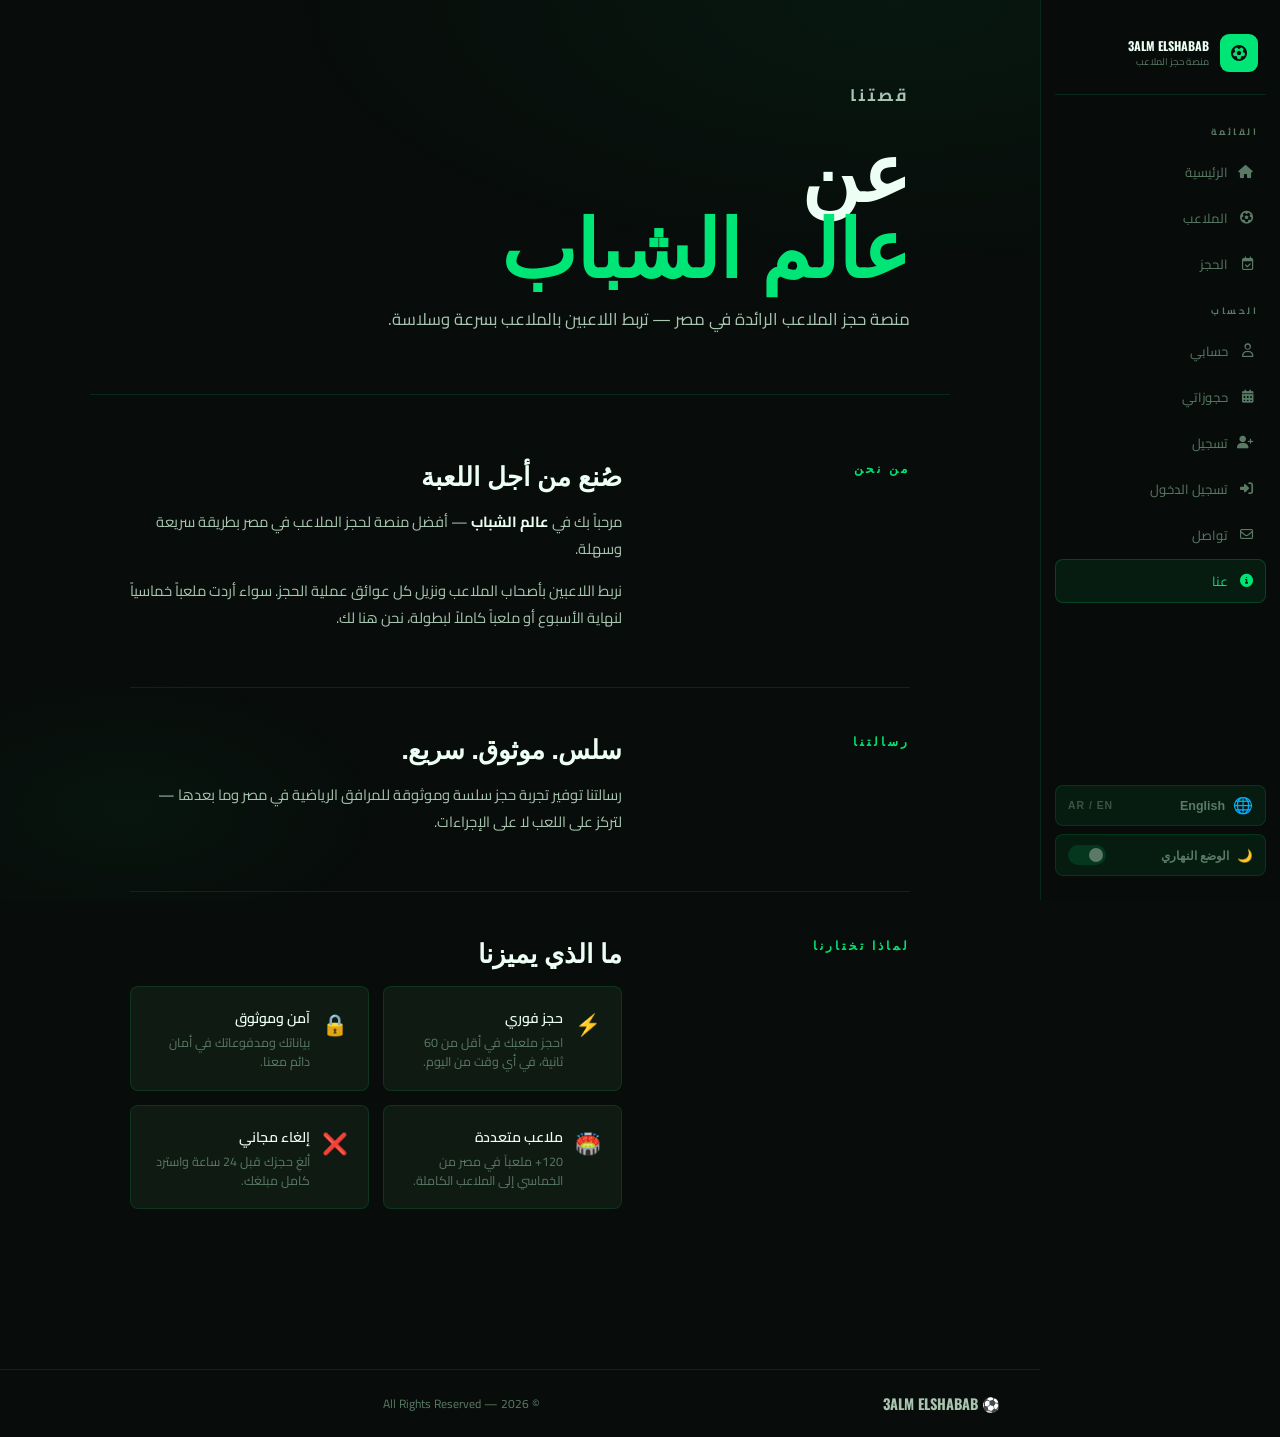
<file: about.html>
<!DOCTYPE html>
<html lang="ar" dir="rtl">
<head>
  <meta charset="UTF-8">
  <meta name="viewport" content="width=device-width, initial-scale=1.0">
  <title>عنا — عالم الشباب</title>
  <link rel="stylesheet" href="https://cdnjs.cloudflare.com/ajax/libs/font-awesome/6.4.0/css/all.min.css" />
  <link rel="stylesheet" href="style.css">
  <style>
    .about-hero {
      position: relative; z-index: 1;
      max-width: 860px; margin: 0 auto;
      padding: 80px 40px 60px;
      border-bottom: 1px solid var(--border);
    }

    .about-hero h1 {
      font-family: var(--font-display);
      font-size: clamp(3rem, 7vw, 5rem);
      font-weight: 800;
      line-height: 0.95;
      margin-bottom: 24px;
    }

    .about-hero h1 em { font-style: normal; color: var(--green); }

    .about-hero p {
      font-size: 1.05rem;
      color: var(--text-dim);
      max-width: 560px;
      line-height: 1.8;
    }

    .about-body {
      position: relative; z-index: 1;
      max-width: 860px; margin: 0 auto;
      padding: 60px 40px 120px;
      display: flex; flex-direction: column; gap: 40px;
    }

    .about-section {
      display: grid;
      grid-template-columns: 240px 1fr;
      gap: 48px;
      padding-bottom: 40px;
      border-bottom: 1px solid var(--border);
    }

    .about-section:last-child { border-bottom: none; }

    .about-section-label {
      font-family: var(--font-display);
      font-size: 0.75rem;
      font-weight: 700;
      letter-spacing: 3px;
      text-transform: uppercase;
      color: var(--green);
      padding-top: 4px;
    }

    .about-section-content h2 {
      font-family: var(--font-display);
      font-size: 1.6rem;
      font-weight: 800;
      margin-bottom: 16px;
    }

    .about-section-content p {
      font-size: 0.92rem;
      color: var(--text-dim);
      line-height: 1.8;
      margin-bottom: 16px;
    }

    .features-grid {
      display: grid;
      grid-template-columns: 1fr 1fr;
      gap: 14px;
      margin-top: 8px;
    }

    .feature-item {
      background: var(--card);
      border: 1px solid var(--border);
      border-radius: var(--radius-sm);
      padding: 18px 20px;
      display: flex; align-items: flex-start; gap: 12px;
      transition: border-color var(--transition);
    }

    .feature-item:hover { border-color: rgba(0,230,118,0.3); }

    .feature-icon {
      font-size: 1.3rem; flex-shrink: 0;
    }

    .feature-item h4 {
      font-size: 0.88rem; font-weight: 600;
      margin-bottom: 3px;
    }

    .feature-item p {
      font-size: 0.78rem;
      color: var(--text-muted);
      line-height: 1.5;
      margin: 0;
    }

    @media (max-width: 700px) {
      .about-section { grid-template-columns: 1fr; gap: 16px; }
      .features-grid { grid-template-columns: 1fr; }
      .about-hero, .about-body { padding-left: 20px; padding-right: 20px; }
    }
  </style>
</head>
<body>
  <!-- ════ MOBILE OVERLAY ════ -->
  <div class="sidebar-overlay" id="sidebarOverlay" onclick="closeSidebar()"></div>

  <!-- ════ MOBILE HAMBURGER ════ -->
  <button class="mobile-menu-btn" id="mobileMenuBtn" onclick="toggleSidebar()" aria-label="القائمة">
    <span></span><span></span><span></span>
  </button>

  <!-- ════ MOBILE BOTTOM NAV ════ -->
  <nav class="mobile-bottom-nav">
    <div class="bottom-nav-items">
      <a href="index.html" class="bottom-nav-item">
        <i class="fa-solid fa-house"></i>
        <span>الرئيسية</span>
      </a>
      <a href="stadium.html" class="bottom-nav-item">
        <i class="fa-solid fa-futbol"></i>
        <span>الملاعب</span>
      </a>
      <a href="booking.html" class="bottom-nav-item">
        <i class="fa-regular fa-calendar-check"></i>
        <span>الحجز</span>
      </a>
      <a href="my-booking.html" class="bottom-nav-item">
        <i class="fa-solid fa-calendar-days"></i>
        <span>حجوزاتي</span>
      </a>
      <button class="bottom-nav-item" onclick="toggleSidebar()">
        <i class="fa-solid fa-bars"></i>
        <span>المزيد</span>
      </button>
    </div>
  </nav>

       <!-- ════ SIDEBAR ════ -->
  <aside class="sidebar">
    <div class="sidebar-logo">
      <div class="logo-icon">
        <i class="fa-solid fa-futbol" style="color:#0a0f0d;"></i>
      </div>
      <div class="logo-text">
        3ALM ELSHABAB
        <span>منصة حجز الملاعب</span>
      </div>
    </div>

    <span class="nav-section-label" data-i18n="القائمة">القائمة</span>
    <ul class="nav-list">
      <li class="nav-item"><a href="index.html"><i class="fa-solid fa-house"></i> <span data-i18n="الرئيسية">الرئيسية</span></a></li>
      <li class="nav-item"><a href="stadium.html"><i class="fa-solid fa-futbol"></i> <span data-i18n="الملاعب">الملاعب</span></a></li>
      <li class="nav-item"><a href="booking.html"><i class="fa-regular fa-calendar-check"></i> <span data-i18n="الحجز">الحجز</span></a></li>
    </ul>

    <span class="nav-section-label" data-i18n="الحساب" style="margin-top:8px;">الحساب</span>
    <ul class="nav-list">
      <li class="nav-item"><a href="profile.html"><i class="fa-regular fa-user"></i> <span data-i18n="حسابي">حسابي</span></a></li>
      <li class="nav-item"><a href="my-booking.html"><i class="fa-solid fa-calendar-days"></i> <span data-i18n="حجوزاتي">حجوزاتي</span></a></li>
      <li class="nav-item"><a href="register.html"><i class="fa-solid fa-user-plus"></i> <span data-i18n="تسجيل">تسجيل</span></a></li>
      <li class="nav-item"><a href="login.html"><i class="fa-solid fa-right-to-bracket"></i> <span data-i18n="تسجيل الدخول">تسجيل الدخول</span></a></li>
      <li class="nav-item"><a href="contact.html"><i class="fa-regular fa-envelope"></i> <span data-i18n="تواصل">تواصل</span></a></li>
      <li class="nav-item"><a href="about.html"><i class="fa-solid fa-circle-info"></i> <span data-i18n="عنا">عنا</span></a></li>
    </ul>

    <div style="margin-top:auto;display:flex;flex-direction:column;gap:8px;">
      <!-- Language Toggle -->
      <button class="theme-toggle" onclick="toggleLang()" style="width:100%;cursor:pointer;">
        <div class="theme-toggle-label">
          <span style="font-size:1rem;">🌐</span>
          <span class="lang-toggle-text">English</span>
        </div>
        <div style="font-size:0.65rem;opacity:0.6;letter-spacing:1px;">AR / EN</div>
      </button>

      <!-- Theme Toggle -->
      <button class="theme-toggle" onclick="toggleTheme()" style="width:100%;cursor:pointer;">
        <div class="theme-toggle-label">
          <span class="theme-toggle-icon">🌙</span>
          <span class="theme-toggle-text" data-i18n="الوضع النهاري">الوضع النهاري</span>
        </div>
        <div class="theme-toggle-switch"></div>
      </button>
    </div>
  </aside>


<!-- HERO -->
<div class="about-hero">
  <p class="section-label" style="margin-bottom:18px;" data-i18n="قصتنا">قصتنا</p>
  <h1>عن<br><em>عالم الشباب</em></h1>
  <p>منصة حجز الملاعب الرائدة في مصر — تربط اللاعبين بالملاعب بسرعة وسلاسة.</p>
</div>

<!-- BODY -->
<div class="about-body">

  <div class="about-section">
    <div class="about-section-label" data-i18n="من نحن">من نحن</div>
    <div class="about-section-content">
      <h2 data-i18n="صُنع من أجل اللعبة">صُنع من أجل اللعبة</h2>
      <p>
        <span data-i18n-html="about-who-body">مرحباً بك في <strong style="color:var(--text)">عالم الشباب</strong> — أفضل منصة لحجز الملاعب في مصر بطريقة سريعة وسهلة.</span>
      </p>
      <p>
        <span data-i18n-html="about-who-body2">نربط اللاعبين بأصحاب الملاعب ونزيل كل عوائق عملية الحجز. سواء أردت ملعباً خماسياً لنهاية الأسبوع أو ملعباً كاملاً لبطولة، نحن هنا لك.</span>
      </p>
    </div>
  </div>

  <div class="about-section">
    <div class="about-section-label" data-i18n="رسالتنا">رسالتنا</div>
    <div class="about-section-content">
      <h2 data-i18n="سلس. موثوق. سريع.">سلس. موثوق. سريع.</h2>
      <p>
        <span data-i18n-html="about-mission-body">رسالتنا توفير تجربة حجز سلسة وموثوقة للمرافق الرياضية في مصر وما بعدها — لتركز على اللعب لا على الإجراءات.</span>
      </p>
    </div>
  </div>

  <div class="about-section">
    <div class="about-section-label" data-i18n="لماذا تختارنا">لماذا تختارنا</div>
    <div class="about-section-content">
      <h2 data-i18n="ما الذي يميزنا">ما الذي يميزنا</h2>
      <div class="features-grid">
        <div class="feature-item">
          <span class="feature-icon">⚡</span>
          <div>
            <h4 data-i18n="حجز فوري">حجز فوري</h4>
            <p><span data-i18n="about-instant-desc">احجز ملعبك في أقل من 60 ثانية، في أي وقت من اليوم.</span></p>
          </div>
        </div>
        <div class="feature-item">
          <span class="feature-icon">🔒</span>
          <div>
            <h4 data-i18n="آمن وموثوق">آمن وموثوق</h4>
            <p><span data-i18n="about-secure-desc">بياناتك ومدفوعاتك في أمان دائم معنا.</span></p>
          </div>
        </div>
        <div class="feature-item">
          <span class="feature-icon">🏟️</span>
          <div>
            <h4 data-i18n="ملاعب متعددة">ملاعب متعددة</h4>
            <p><span data-i18n="about-multi-desc">120+ ملعباً في مصر من الخماسي إلى الملاعب الكاملة.</span></p>
          </div>
        </div>
        <div class="feature-item">
          <span class="feature-icon">❌</span>
          <div>
            <h4 data-i18n="إلغاء مجاني">إلغاء مجاني</h4>
            <p><span data-i18n="about-cancel-desc">ألغِ حجزك قبل 24 ساعة واسترد كامل مبلغك.</span></p>
          </div>
        </div>
      </div>
    </div>
  </div>

</div>

<!-- FOOTER -->
<footer>
  <span class="footer-brand">⚽ 3ALM ELSHABAB</span>
  <span>© 2026 — All Rights Reserved</span>
  <span><a href="/cdn-cgi/l/email-protection" class="__cf_email__" data-cfemail="c1b2b4b1b1aeb3b581f2
</footer>

<script src="i18n.js"></script>
<script src="script.js"></script>

<script>
  /* ── Mobile Sidebar Toggle ── */
  function toggleSidebar() {
    const sidebar = document.querySelector('.sidebar');
    const overlay = document.getElementById('sidebarOverlay');
    const btn     = document.getElementById('mobileMenuBtn');
    if (!sidebar) return;
    const isOpen = sidebar.classList.toggle('open');
    if (overlay) overlay.classList.toggle('active', isOpen);
    if (btn)     btn.classList.toggle('open', isOpen);
    document.body.style.overflow = isOpen ? 'hidden' : '';
  }

  function closeSidebar() {
    const sidebar = document.querySelector('.sidebar');
    const overlay = document.getElementById('sidebarOverlay');
    const btn     = document.getElementById('mobileMenuBtn');
    if (sidebar) sidebar.classList.remove('open');
    if (overlay) overlay.classList.remove('active');
    if (btn)     btn.classList.remove('open');
    document.body.style.overflow = '';
  }

  /* Mark active bottom nav item */
  document.addEventListener('DOMContentLoaded', function() {
    const page = window.location.pathname.split('/').pop() || 'index.html';
    document.querySelectorAll('.bottom-nav-item[href]').forEach(function(a) {
      if (a.getAttribute('href') === page) a.classList.add('active');
    });
  });
</script>

</body>
</html>
</file>
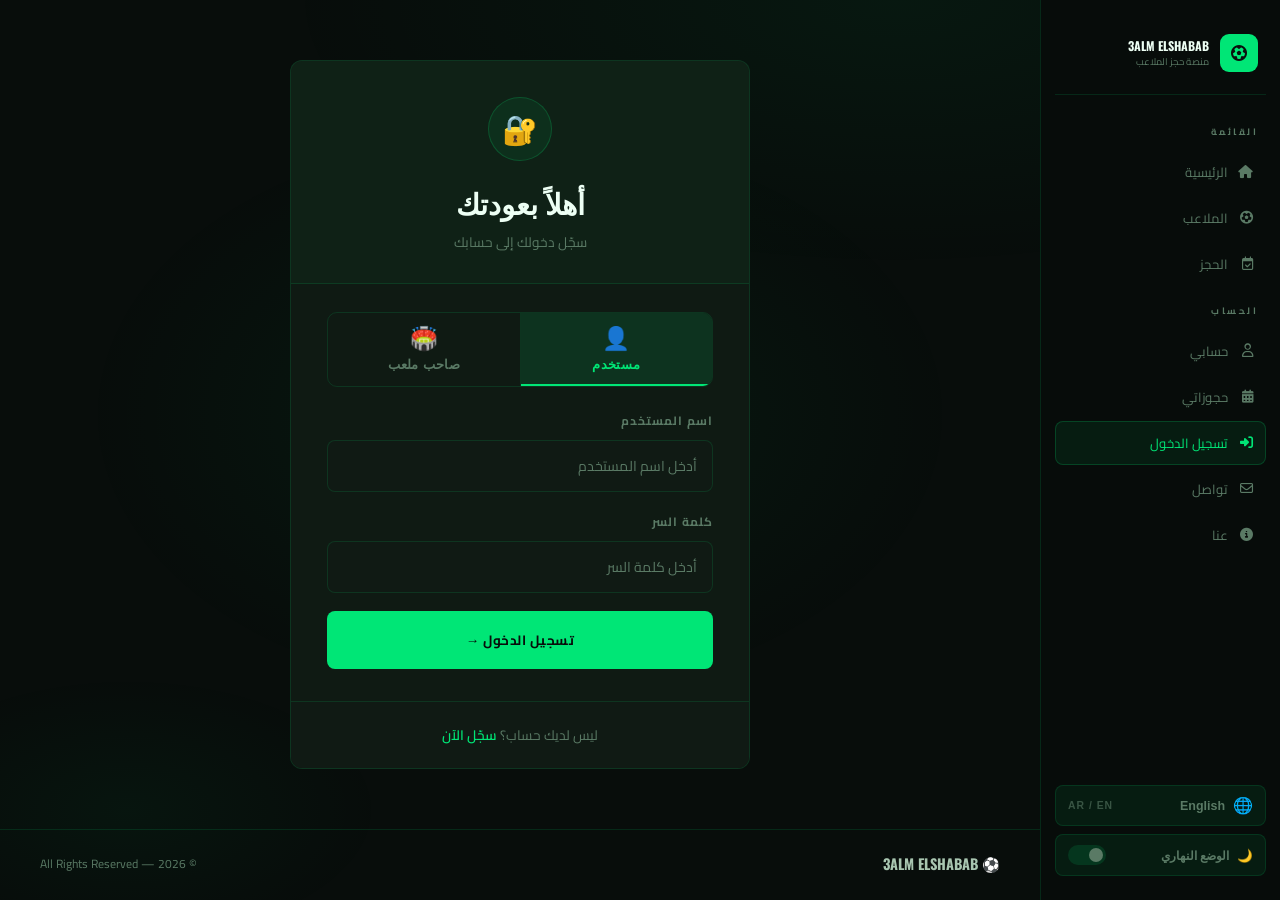
<file: admin.html>
<!DOCTYPE html>
<html lang="ar" dir="rtl">
<head>
  <meta charset="UTF-8">
  <meta name="viewport" content="width=device-width, initial-scale=1.0">
  <title>لوحة الإدارة — 3ALM ELSHABAB</title>
  <style>
    @import url('https://fonts.googleapis.com/css2?family=Cairo:wght@400;600;700;900&family=Barlow+Condensed:wght@700;900&display=swap');

    :root {
      --green: #00e676;
      --green-dim: rgba(0,230,118,0.12);
      --green-border: rgba(0,230,118,0.25);
      --orange: #ff8c00;
      --orange-dim: rgba(255,140,0,0.12);
      --red: #ff4444;
      --red-dim: rgba(255,68,68,0.12);
      --bg: #0a0d10;
      --bg2: #0f1318;
      --bg3: #141920;
      --card: #161c23;
      --border: rgba(255,255,255,0.07);
      --text: #e8edf2;
      --text-muted: #6b7a8d;
      --radius: 12px;
      --sidebar-w: 240px;
    }

    * { margin: 0; padding: 0; box-sizing: border-box; }

    body {
      font-family: 'Cairo', sans-serif;
      background: var(--bg);
      color: var(--text);
      min-height: 100vh;
      display: flex;
    }

    .sidebar {
      width: var(--sidebar-w);
      background: var(--bg2);
      border-left: 1px solid var(--border);
      display: flex;
      flex-direction: column;
      position: fixed;
      top: 0; right: 0;
      height: 100vh;
      z-index: 100;
    }

    .sidebar-logo {
      padding: 24px 20px;
      border-bottom: 1px solid var(--border);
      display: flex;
      flex-direction: column;
      gap: 4px;
    }

    .sidebar-logo .brand {
      font-family: 'Barlow Condensed', sans-serif;
      font-size: 1.3rem;
      font-weight: 900;
      color: var(--green);
      letter-spacing: 1px;
    }

    .sidebar-logo .role-badge {
      display: inline-flex;
      align-items: center;
      gap: 5px;
      font-size: 0.7rem;
      font-weight: 600;
      color: var(--orange);
      background: var(--orange-dim);
      border: 1px solid rgba(255,140,0,0.2);
      border-radius: 20px;
      padding: 2px 8px;
      width: fit-content;
    }

    .sidebar-owner-info {
      padding: 16px 20px;
      border-bottom: 1px solid var(--border);
    }

    .owner-avatar {
      width: 44px; height: 44px;
      background: var(--green-dim);
      border: 1px solid var(--green-border);
      border-radius: 50%;
      display: flex; align-items: center; justify-content: center;
      font-size: 1.2rem;
      margin-bottom: 10px;
    }

    .owner-name { font-weight: 700; font-size: 0.95rem; margin-bottom: 2px; }
    .owner-meta { font-size: 0.72rem; color: var(--text-muted); }

    .sidebar-nav {
      flex: 1;
      padding: 16px 12px;
      display: flex;
      flex-direction: column;
      gap: 4px;
      overflow-y: auto;
    }

    .nav-section-label {
      font-size: 0.62rem;
      font-weight: 700;
      color: var(--text-muted);
      letter-spacing: 1.5px;
      text-transform: uppercase;
      padding: 10px 8px 6px;
    }

    .nav-item {
      display: flex;
      align-items: center;
      gap: 10px;
      padding: 10px 12px;
      border-radius: 8px;
      font-size: 0.875rem;
      font-weight: 600;
      color: var(--text-muted);
      cursor: pointer;
      transition: all 0.2s;
      border: none;
      background: none;
      text-align: right;
      width: 100%;
    }

    .nav-item .nav-icon { font-size: 1.1rem; }
    .nav-item:hover { background: rgba(255,255,255,0.05); color: var(--text); }
    .nav-item.active {
      background: var(--green-dim);
      color: var(--green);
      border: 1px solid var(--green-border);
    }

    .sidebar-footer {
      padding: 16px 12px;
      border-top: 1px solid var(--border);
    }

    .btn-logout {
      display: flex;
      align-items: center;
      gap: 8px;
      width: 100%;
      padding: 10px 12px;
      background: var(--red-dim);
      border: 1px solid rgba(255,68,68,0.2);
      border-radius: 8px;
      color: var(--red);
      font-family: 'Cairo', sans-serif;
      font-size: 0.85rem;
      font-weight: 700;
      cursor: pointer;
      transition: opacity 0.2s;
    }

    .btn-logout:hover { opacity: 0.8; }

    .main-content {
      margin-right: var(--sidebar-w);
      flex: 1;
      padding: 32px;
      overflow-y: auto;
    }

    .page-header { margin-bottom: 32px; }

    .page-title {
      font-family: 'Barlow Condensed', sans-serif;
      font-size: 2rem;
      font-weight: 900;
      letter-spacing: 1px;
      margin-bottom: 6px;
    }

    .page-title span { color: var(--green); }
    .page-subtitle { font-size: 0.85rem; color: var(--text-muted); }

    .stats-grid {
      display: grid;
      grid-template-columns: repeat(auto-fit, minmax(200px, 1fr));
      gap: 16px;
      margin-bottom: 32px;
    }

    .stat-card {
      background: var(--card);
      border: 1px solid var(--border);
      border-radius: var(--radius);
      padding: 20px;
      display: flex;
      flex-direction: column;
      gap: 12px;
      transition: border-color 0.2s;
    }

    .stat-card:hover { border-color: rgba(255,255,255,0.15); }
    .stat-card.green { border-top: 2px solid var(--green); }
    .stat-card.orange { border-top: 2px solid var(--orange); }
    .stat-card.blue { border-top: 2px solid #4fc3f7; }
    .stat-card.purple { border-top: 2px solid #b39ddb; }

    .stat-icon {
      width: 40px; height: 40px;
      border-radius: 10px;
      display: flex; align-items: center; justify-content: center;
      font-size: 1.2rem;
    }

    .stat-icon.green { background: var(--green-dim); }
    .stat-icon.orange { background: var(--orange-dim); }
    .stat-icon.blue { background: rgba(79,195,247,0.12); }
    .stat-icon.purple { background: rgba(179,157,219,0.12); }

    .stat-value {
      font-family: 'Barlow Condensed', sans-serif;
      font-size: 2.2rem;
      font-weight: 900;
      line-height: 1;
    }

    .stat-label { font-size: 0.78rem; color: var(--text-muted); font-weight: 600; }
    .stat-change { font-size: 0.72rem; font-weight: 700; }
    .stat-change.up { color: var(--green); }
    .stat-change.down { color: var(--red); }

    .panels-grid {
      display: grid;
      grid-template-columns: 1fr 1fr;
      gap: 20px;
      margin-bottom: 24px;
    }

    @media (max-width: 900px) { .panels-grid { grid-template-columns: 1fr; } }

    .panel {
      background: var(--card);
      border: 1px solid var(--border);
      border-radius: var(--radius);
      overflow: hidden;
    }

    .panel-header {
      padding: 18px 20px;
      border-bottom: 1px solid var(--border);
      display: flex;
      align-items: center;
      justify-content: space-between;
    }

    .panel-title { font-weight: 700; font-size: 0.95rem; display: flex; align-items: center; gap: 8px; }

    .panel-action {
      font-size: 0.75rem;
      color: var(--green);
      cursor: pointer;
      font-weight: 600;
      background: none;
      border: none;
      font-family: 'Cairo', sans-serif;
    }

    .panel-body { padding: 16px 20px; }

    .bookings-table { width: 100%; border-collapse: collapse; font-size: 0.82rem; }

    .bookings-table th {
      text-align: right;
      padding: 8px 10px;
      color: var(--text-muted);
      font-size: 0.7rem;
      font-weight: 700;
      letter-spacing: 0.5px;
      border-bottom: 1px solid var(--border);
    }

    .bookings-table td {
      padding: 12px 10px;
      border-bottom: 1px solid rgba(255,255,255,0.04);
      vertical-align: middle;
    }

    .bookings-table tr:last-child td { border-bottom: none; }

    .status-badge {
      display: inline-flex;
      align-items: center;
      gap: 4px;
      padding: 3px 8px;
      border-radius: 20px;
      font-size: 0.68rem;
      font-weight: 700;
    }

    .status-badge.confirmed { background: var(--green-dim); color: var(--green); border: 1px solid var(--green-border); }
    .status-badge.pending { background: var(--orange-dim); color: var(--orange); border: 1px solid rgba(255,140,0,0.25); }
    .status-badge.cancelled { background: var(--red-dim); color: var(--red); border: 1px solid rgba(255,68,68,0.25); }

    .stadium-item {
      display: flex;
      align-items: center;
      gap: 14px;
      padding: 12px 0;
      border-bottom: 1px solid rgba(255,255,255,0.04);
    }

    .stadium-item:last-child { border-bottom: none; }

    .stadium-thumb {
      width: 48px; height: 48px;
      border-radius: 10px;
      background: var(--green-dim);
      border: 1px solid var(--green-border);
      display: flex; align-items: center; justify-content: center;
      font-size: 1.5rem;
      flex-shrink: 0;
    }

    .stadium-info { flex: 1; }
    .stadium-name { font-weight: 700; font-size: 0.9rem; margin-bottom: 3px; }
    .stadium-meta { font-size: 0.72rem; color: var(--text-muted); }
    .stadium-earnings { text-align: left; }
    .earnings-value { font-family: 'Barlow Condensed', sans-serif; font-size: 1.1rem; font-weight: 900; color: var(--green); }
    .earnings-label { font-size: 0.68rem; color: var(--text-muted); }

    .add-stadium-form { display: flex; flex-direction: column; gap: 14px; }

    .form-row { display: grid; grid-template-columns: 1fr 1fr; gap: 12px; }

    .form-group { display: flex; flex-direction: column; gap: 6px; }

    .form-group label { font-size: 0.78rem; font-weight: 700; color: var(--text-muted); }

    .form-group input,
    .form-group select,
    .form-group textarea {
      background: var(--bg3);
      border: 1px solid var(--border);
      border-radius: 8px;
      padding: 10px 12px;
      color: var(--text);
      font-family: 'Cairo', sans-serif;
      font-size: 0.85rem;
      transition: border-color 0.2s;
      outline: none;
    }

    .form-group input:focus,
    .form-group select:focus,
    .form-group textarea:focus { border-color: var(--green-border); }

    .form-group textarea { resize: vertical; min-height: 80px; }

    .btn-submit {
      padding: 12px 20px;
      background: var(--green);
      color: #000;
      border: none;
      border-radius: 8px;
      font-family: 'Cairo', sans-serif;
      font-size: 0.9rem;
      font-weight: 900;
      cursor: pointer;
      transition: opacity 0.2s;
      align-self: flex-start;
    }

    .btn-submit:hover { opacity: 0.85; }

    .chart-bars {
      display: flex;
      align-items: flex-end;
      gap: 8px;
      height: 120px;
      padding-bottom: 24px;
      position: relative;
    }

    .chart-bar-wrap {
      flex: 1;
      display: flex;
      flex-direction: column;
      align-items: center;
      gap: 6px;
      height: 100%;
      justify-content: flex-end;
    }

    .chart-bar {
      width: 100%;
      background: var(--green-dim);
      border: 1px solid var(--green-border);
      border-radius: 4px 4px 0 0;
      transition: background 0.2s;
      cursor: pointer;
    }

    .chart-bar:hover { background: rgba(0,230,118,0.25); }
    .chart-bar.highlight { background: var(--green); }

    .chart-labels { display: flex; gap: 8px; margin-top: 8px; }
    .chart-labels span { flex: 1; text-align: center; font-size: 0.62rem; color: var(--text-muted); font-weight: 600; }

    .toast {
      position: fixed;
      bottom: 24px;
      left: 50%;
      transform: translateX(-50%) translateY(20px);
      background: var(--card);
      border: 1px solid var(--green-border);
      border-radius: 10px;
      padding: 12px 20px;
      font-size: 0.85rem;
      font-weight: 600;
      color: var(--green);
      opacity: 0;
      pointer-events: none;
      transition: all 0.35s ease;
      z-index: 9999;
    }

    .toast.show { opacity: 1; transform: translateX(-50%) translateY(0); }

    .page-view { display: none; }
    .page-view.active { display: block; }

    @media (max-width: 700px) {
      .sidebar { width: 100%; height: auto; position: relative; }
      .main-content { margin-right: 0; padding: 20px 16px; }
      body { flex-direction: column; }
      .form-row { grid-template-columns: 1fr; }
    }
  </style>
</head>
<body>
    <!-- ════ SIDEBAR ════ -->
  <aside class="sidebar">
    <div class="sidebar-logo">
      <div class="logo-icon">
        <i class="fa-solid fa-futbol" style="color:#0a0f0d;"></i>
      </div>
      <div class="logo-text">
        3ALM ELSHABAB
        <span>منصة حجز الملاعب</span>
      </div>
    </div>

    <span class="nav-section-label">القائمة</span>
    <ul class="nav-list">
      <li class="nav-item"><a href="index.html"><i class="fa-solid fa-house"></i> الرئيسية</a></li>
      <li class="nav-item"><a href="stadium.html"><i class="fa-solid fa-futbol"></i> الملاعب</a></li>
      <li class="nav-item"><a href="booking.html"><i class="fa-regular fa-calendar-check"></i> الحجز</a></li>
      <li class="nav-item"><a href="confirmation.html"><i class="fa-solid fa-circle-check"></i> تأكيد الحجز</a></li>
    </ul>

    <span class="nav-section-label" style="margin-top:8px;">الحساب</span>
    <ul class="nav-list">
      <li class="nav-item"><a href="profile.html"><i class="fa-regular fa-user"></i> حسابي</a></li>
      <li class="nav-item"><a href="my-booking.html"><i class="fa-solid fa-calendar-days"></i> حجوزاتي</a></li>
      <li class="nav-item"><a href="register.html"><i class="fa-solid fa-user-plus"></i> تسجيل</a></li>
      <li class="nav-item"><a href="login.html"><i class="fa-solid fa-right-to-bracket"></i> تسجيل الدخول</a></li>
      <li class="nav-item"><a href="contact.html"><i class="fa-regular fa-envelope"></i> تواصل</a></li>
      <li class="nav-item"><a href="about.html"><i class="fa-solid fa-circle-info"></i> عنا</a></li>
    </ul>
  </aside>

<main class="main-content">


  <div class="page-view active" id="page-dashboard">
    <div class="page-header">
      <div class="page-title">لوحة <span>التحكم</span></div>
      <div class="page-subtitle">مرحباً بك! إليك ملخص نشاطك اليوم</div>
    </div>
    <div class="stats-grid">
      <div class="stat-card green">
        <div class="stat-icon green">🏟️</div>
        <div class="stat-value">3</div>
        <div class="stat-label">ملاعبي المسجلة</div>
        <div class="stat-change up">▲ +1 هذا الشهر</div>
      </div>
      <div class="stat-card orange">
        <div class="stat-icon orange">📅</div>
        <div class="stat-value">24</div>
        <div class="stat-label">حجوزات هذا الشهر</div>
        <div class="stat-change up">▲ +6 عن الشهر الماضي</div>
      </div>
      <div class="stat-card blue">
        <div class="stat-icon blue">💰</div>
        <div class="stat-value">4,200</div>
        <div class="stat-label">إيرادات (جنيه)</div>
        <div class="stat-change up">▲ +800 هذا الأسبوع</div>
      </div>
      <div class="stat-card purple">
        <div class="stat-icon purple">⭐</div>
        <div class="stat-value">4.8</div>
        <div class="stat-label">متوسط التقييم</div>
        <div class="stat-change up">▲ ممتاز</div>
      </div>
    </div>
    <div class="panels-grid">
      <div class="panel">
        <div class="panel-header">
          <div class="panel-title">📈 إيرادات آخر 7 أيام</div>
        </div>
        <div class="panel-body">
          <div class="chart-bars" id="revenue-chart"></div>
          <div class="chart-labels" id="chart-labels"></div>
        </div>
      </div>
      <div class="panel">
        <div class="panel-header">
          <div class="panel-title">🕐 آخر الحجوزات</div>
          <button class="panel-action" onclick="showPage('bookings')">عرض الكل</button>
        </div>
        <div class="panel-body">
          <table class="bookings-table">
            <thead>
              <tr>
                <th>اللاعب</th><th>الملعب</th><th>الوقت</th><th>الحالة</th>
              </tr>
            </thead>
            <tbody id="recent-bookings-body"></tbody>
          </table>
        </div>
      </div>
    </div>
  </div>

  <!-- Stadiums -->
  <div class="page-view" id="page-stadiums">
    <div class="page-header">
      <div class="page-title">ملاعبي <span>المسجلة</span></div>
      <div class="page-subtitle">إدارة وتعديل ملاعبك</div>
    </div>
    <div class="panel">
      <div class="panel-header">
        <div class="panel-title">🏟️ قائمة الملاعب</div>
        <button class="panel-action" onclick="showPage('add-stadium')">+ إضافة ملعب</button>
      </div>
      <div class="panel-body" id="stadiums-list"></div>
    </div>
  </div>

  <!-- Bookings -->
  <div class="page-view" id="page-bookings">
    <div class="page-header">
      <div class="page-title">إدارة <span>الحجوزات</span></div>
      <div class="page-subtitle">جميع حجوزات ملاعبك</div>
    </div>
    <div class="panel">
      <div class="panel-header">
        <div class="panel-title">📅 كل الحجوزات</div>
      </div>
      <div class="panel-body">
        <table class="bookings-table">
          <thead>
            <tr>
              <th>#</th><th>اسم اللاعب</th><th>الملعب</th>
              <th>التاريخ</th><th>الوقت</th><th>المبلغ</th><th>الحالة</th>
            </tr>
          </thead>
          <tbody id="all-bookings-body"></tbody>
        </table>
      </div>
    </div>
  </div>

  <!-- Add Stadium -->
  <div class="page-view" id="page-add-stadium">
    <div class="page-header">
      <div class="page-title">إضافة <span>ملعب جديد</span></div>
      <div class="page-subtitle">أضف ملعبك وابدأ في استقبال الحجوزات</div>
    </div>
    <div class="panel" style="max-width:600px;">
      <div class="panel-header">
        <div class="panel-title">🏟️ بيانات الملعب</div>
      </div>
      <div class="panel-body">
        <div class="add-stadium-form">
          <div class="form-row">
            <div class="form-group">
              <label>اسم الملعب *</label>
              <input type="text" id="st-name" placeholder="مثال: ملعب النصر">
            </div>
            <div class="form-group">
              <label>الموقع / المنطقة *</label>
              <input type="text" id="st-location" placeholder="مثال: مدينة نصر، القاهرة">
            </div>
          </div>
          <div class="form-row">
            <div class="form-group">
              <label>سعر الساعة (جنيه) *</label>
              <input type="number" id="st-price" placeholder="200">
            </div>
            <div class="form-group">
              <label>نوع الأرض</label>
              <select id="st-surface">
                <option>عشب صناعي</option>
                <option>عشب طبيعي</option>
                <option>بارنية</option>
                <option>خرسانة</option>
              </select>
            </div>
          </div>
          <div class="form-row">
            <div class="form-group">
              <label>عدد اللاعبين</label>
              <select id="st-players">
                <option value="5">5 × 5</option>
                <option value="7">7 × 7</option>
                <option value="11">11 × 11</option>
              </select>
            </div>
            <div class="form-group">
              <label>رقم التواصل</label>
              <input type="tel" id="st-phone" placeholder="01xxxxxxxxx">
            </div>
          </div>
          <div class="form-group">
            <label>وصف الملعب</label>
            <textarea id="st-desc" placeholder="اكتب وصفاً لملعبك..."></textarea>
          </div>
          <button class="btn-submit" onclick="addStadium()">✅ &nbsp;إضافة الملعب</button>
        </div>
      </div>
    </div>
  </div>

  <!-- Profile -->
  <div class="page-view" id="page-profile">
    <div class="page-header">
      <div class="page-title">الملف <span>الشخصي</span></div>
      <div class="page-subtitle">إعدادات حسابك</div>
    </div>
    <div class="panel" style="max-width:480px;">
      <div class="panel-header">
        <div class="panel-title">⚙️ بيانات الحساب</div>
      </div>
      <div class="panel-body">
        <div class="add-stadium-form">
          <div class="form-group">
            <label>اسم المستخدم</label>
            <input type="text" id="profile-username" readonly style="opacity:0.6;">
          </div>
          <div class="form-group">
            <label>الاسم الكامل</label>
            <input type="text" id="profile-fullname" placeholder="اسمك بالكامل">
          </div>
          <div class="form-group">
            <label>رقم الهاتف</label>
            <input type="tel" placeholder="01xxxxxxxxx">
          </div>
          <button class="btn-submit" onclick="showToast('✅ تم حفظ التعديلات')">💾 &nbsp;حفظ التعديلات</button>
        </div>
      </div>
    </div>
  </div>

</main>

<div class="toast" id="toast"></div>

<script>
  const ownerName = localStorage.getItem('currentUser') || 'Owner';
  const userRole  = localStorage.getItem('userRole');
  if (!ownerName || userRole !== 'owner') window.location.href = 'login.html';

  document.getElementById('sidebar-owner-name').textContent = ownerName;
  document.getElementById('profile-username').value = ownerName;

  const demoBookings = [
    { id:1, player:'Ahmed Hassan', stadium:'ملعب النصر',  date:'2026-04-08', time:'18:00', amount:300, status:'confirmed' },
    { id:2, player:'Omar Ali',     stadium:'ملعب الشروق', date:'2026-04-08', time:'20:00', amount:250, status:'pending'   },
    { id:3, player:'Kareem Saad',  stadium:'ملعب النصر',  date:'2026-04-09', time:'17:00', amount:300, status:'confirmed' },
    { id:4, player:'Mohamed Nour', stadium:'ملعب الأمل',  date:'2026-04-09', time:'19:00', amount:200, status:'cancelled' },
    { id:5, player:'Ibrahim Fady', stadium:'ملعب الشروق', date:'2026-04-10', time:'16:00', amount:250, status:'confirmed' },
  ];

  const demoStadiums = [
    { name:'ملعب النصر',  location:'مدينة نصر',   price:300, surface:'عشب صناعي',  players:7,  earnings:2400 },
    { name:'ملعب الشروق', location:'الشروق سيتي', price:250, surface:'بارنية',      players:5,  earnings:1200 },
    { name:'ملعب الأمل',  location:'حلوان',        price:200, surface:'عشب طبيعي',  players:11, earnings:600  },
  ];

  const revenueData = [340,520,280,670,410,590,480];
  const days = ['الأحد','الاثنين','الثلاثاء','الأربعاء','الخميس','الجمعة','السبت'];

  function buildChart() {
    const chart = document.getElementById('revenue-chart');
    const labelsEl = document.getElementById('chart-labels');
    const maxVal = Math.max(...revenueData);
    chart.innerHTML = ''; labelsEl.innerHTML = '';
    revenueData.forEach((val, i) => {
      const wrap = document.createElement('div');
      wrap.className = 'chart-bar-wrap';
      const bar = document.createElement('div');
      bar.className = 'chart-bar' + (i === 6 ? ' highlight' : '');
      bar.style.height = (val / maxVal * 100) + '%';
      bar.title = val + ' جنيه';
      wrap.appendChild(bar);
      chart.appendChild(wrap);
      const lbl = document.createElement('span');
      lbl.textContent = days[i];
      labelsEl.appendChild(lbl);
    });
  }

  function buildRecentBookings() {
    const statusMap = { confirmed:'مؤكد', pending:'معلق', cancelled:'ملغي' };
    document.getElementById('recent-bookings-body').innerHTML =
      demoBookings.slice(0,4).map(b => `
        <tr>
          <td>${b.player}</td><td>${b.stadium}</td><td>${b.time}</td>
          <td><span class="status-badge ${b.status}">${statusMap[b.status]}</span></td>
        </tr>`).join('');
  }

  function buildAllBookings() {
    const statusMap = { confirmed:'مؤكد', pending:'معلق', cancelled:'ملغي' };
    document.getElementById('all-bookings-body').innerHTML =
      demoBookings.map(b => `
        <tr>
          <td>${b.id}</td><td>${b.player}</td><td>${b.stadium}</td>
          <td>${b.date}</td><td>${b.time}</td>
          <td style="color:var(--green);font-weight:700;">${b.amount} جنيه</td>
          <td><span class="status-badge ${b.status}">${statusMap[b.status]}</span></td>
        </tr>`).join('');
  }

  function buildStadiumsList() {
    document.getElementById('stadiums-list').innerHTML =
      demoStadiums.map(s => `
        <div class="stadium-item">
          <div class="stadium-thumb">🏟️</div>
          <div class="stadium-info">
            <div class="stadium-name">${s.name}</div>
            <div class="stadium-meta">📍 ${s.location} | ${s.surface} | ${s.players}×${s.players}</div>
          </div>
          <div class="stadium-earnings">
            <div class="earnings-value">${s.earnings.toLocaleString()}</div>
            <div class="earnings-label">جنيه / شهر</div>
          </div>
        </div>`).join('');
  }

  function showPage(id) {
    document.querySelectorAll('.page-view').forEach(p => p.classList.remove('active'));
    document.querySelectorAll('.nav-item').forEach(n => n.classList.remove('active'));
    document.getElementById('page-' + id).classList.add('active');
    document.querySelectorAll('.nav-item').forEach(n => {
      if (n.getAttribute('onclick')?.includes(id)) n.classList.add('active');
    });
  }

  function addStadium() {
    const name = document.getElementById('st-name').value.trim();
    const location = document.getElementById('st-location').value.trim();
    const price = document.getElementById('st-price').value.trim();
    if (!name || !location || !price) { showToast('⚠️ يرجى ملء الحقول المطلوبة'); return; }
    demoStadiums.push({
      name, location, price: parseInt(price),
      surface: document.getElementById('st-surface').value,
      players: parseInt(document.getElementById('st-players').value),
      earnings: 0
    });
    ['st-name','st-location','st-price','st-phone','st-desc'].forEach(id => document.getElementById(id).value = '');
    buildStadiumsList();
    showToast('✅ تم إضافة الملعب بنجاح!');
    setTimeout(() => showPage('stadiums'), 1200);
  }

  function showToast(msg) {
    const t = document.getElementById('toast');
    t.textContent = msg;
    t.classList.add('show');
    setTimeout(() => t.classList.remove('show'), 2800);
  }

  function logout() {
    localStorage.removeItem('currentUser');
    localStorage.removeItem('userRole');
    window.location.href = 'login.html';
  }

  buildChart();
  buildRecentBookings();
  buildAllBookings();
  buildStadiumsList();
</script>
</body>
</html>
</file>
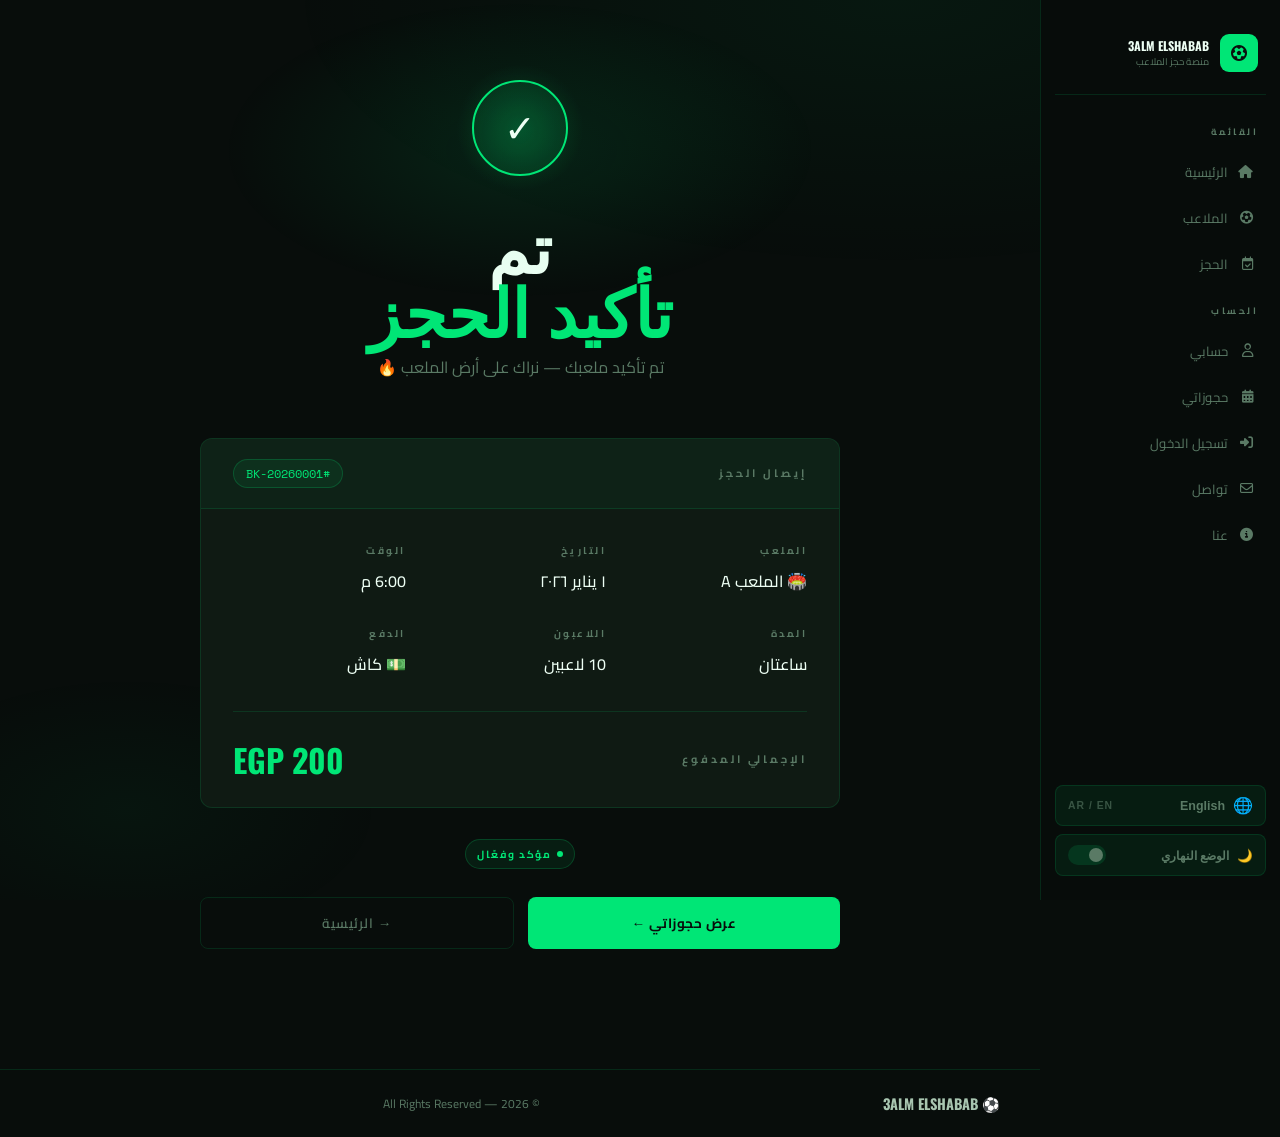
<file: confirmation.html>
<!DOCTYPE html>
<html lang="ar" dir="rtl">
<head>
  <meta charset="UTF-8">
  <meta name="viewport" content="width=device-width, initial-scale=1.0">
  <title>تم تأكيد الحجز — عالم الشباب</title>
  <link rel="stylesheet" href="https://cdnjs.cloudflare.com/ajax/libs/font-awesome/6.4.0/css/all.min.css" />
  <link rel="stylesheet" href="style.css">
  <style>
    .conf-page {
      position: relative; z-index: 1;
      max-width: 720px; margin: 0 auto;
      padding: 80px 40px 120px;
      display: flex; flex-direction: column; align-items: center;
    }

    .conf-page::before {
      content: '';
      position: absolute; top: 0; left: 50%; transform: translateX(-50%);
      width: 600px; height: 300px;
      background: radial-gradient(ellipse, rgba(0,230,118,0.1) 0%, transparent 70%);
      pointer-events: none;
    }

    /* CHECK CIRCLE */
    .check-wrap {
      position: relative;
      width: 96px; height: 96px;
      margin-bottom: 36px;
    }

    .check-wrap::before {
      content: '';
      position: absolute; inset: -16px;
      border-radius: 50%;
      background: radial-gradient(circle, rgba(0,230,118,0.2) 0%, transparent 70%);
      animation: pulse 2.5s ease-in-out infinite;
    }

    @keyframes pulse {
      0%,100% { transform: scale(1); opacity: 0.8; }
      50%      { transform: scale(1.15); opacity: 1; }
    }

    .check-circle {
      position: relative;
      width: 96px; height: 96px;
      border-radius: 50%;
      background: var(--green-glow);
      border: 2px solid var(--green);
      display: flex; align-items: center; justify-content: center;
      font-size: 2.4rem;
    }

    .conf-title {
      font-family: var(--font-display);
      font-size: clamp(2.5rem, 6vw, 4.2rem);
      font-weight: 800;
      text-align: center;
      line-height: 0.95;
      margin-bottom: 12px;
    }

    .conf-title em { font-style: normal; color: var(--green); }

    .conf-sub {
      font-size: 1rem;
      color: var(--text-muted);
      text-align: center;
      margin-bottom: 56px;
    }

    /* RECEIPT */
    .receipt {
      width: 100%;
      background: var(--card);
      border: 1px solid var(--border);
      border-radius: var(--radius);
      overflow: hidden;
      margin-bottom: 28px;
    }

    .receipt-head {
      padding: 20px 32px;
      border-bottom: 1px solid var(--border);
      background: rgba(0,230,118,0.04);
      display: flex; align-items: center; justify-content: space-between;
    }

    .receipt-head .title {
      font-size: 0.68rem;
      font-weight: 700;
      letter-spacing: 3px;
      text-transform: uppercase;
      color: var(--text-muted);
    }

    .receipt-id {
      font-family: var(--font-mono);
      font-size: 0.72rem;
      color: var(--green);
      background: var(--green-glow);
      padding: 5px 12px;
      border-radius: 20px;
      border: 1px solid var(--green-border);
    }

    .receipt-grid {
      display: grid;
      grid-template-columns: 1fr 1fr 1fr;
      gap: 0;
      padding: 32px;
      gap: 28px;
    }

    .r-item .key {
      font-size: 0.62rem;
      font-weight: 700;
      letter-spacing: 2.5px;
      text-transform: uppercase;
      color: var(--text-muted);
      margin-bottom: 6px;
    }

    .r-item .val {
      font-size: 1rem;
      font-weight: 500;
      color: var(--text);
    }

    .receipt-divider { height: 1px; background: var(--border); margin: 0 32px; }

    .receipt-total {
      padding: 24px 32px;
      display: flex; align-items: center; justify-content: space-between;
    }

    .receipt-total .tl {
      font-size: 0.68rem;
      font-weight: 700;
      letter-spacing: 3px;
      text-transform: uppercase;
      color: var(--text-muted);
    }

    .receipt-total .ta {
      font-family: var(--font-display);
      font-size: 2rem;
      font-weight: 800;
      color: var(--green);
    }

    .actions {
      display: flex; gap: 14px; width: 100%;
    }

    @media (max-width: 600px) {
      .receipt-grid { grid-template-columns: 1fr 1fr; }
      .actions { flex-direction: column; }
      .conf-page { padding: 48px 20px 80px; }
    }
  </style>
</head>
<body>
  <!-- ════ MOBILE OVERLAY ════ -->
  <div class="sidebar-overlay" id="sidebarOverlay" onclick="closeSidebar()"></div>

  <!-- ════ MOBILE HAMBURGER ════ -->
  <button class="mobile-menu-btn" id="mobileMenuBtn" onclick="toggleSidebar()" aria-label="القائمة">
    <span></span><span></span><span></span>
  </button>

  <!-- ════ MOBILE BOTTOM NAV ════ -->
  <nav class="mobile-bottom-nav">
    <div class="bottom-nav-items">
      <a href="index.html" class="bottom-nav-item">
        <i class="fa-solid fa-house"></i>
        <span>الرئيسية</span>
      </a>
      <a href="stadium.html" class="bottom-nav-item">
        <i class="fa-solid fa-futbol"></i>
        <span>الملاعب</span>
      </a>
      <a href="booking.html" class="bottom-nav-item">
        <i class="fa-regular fa-calendar-check"></i>
        <span>الحجز</span>
      </a>
      <a href="my-booking.html" class="bottom-nav-item">
        <i class="fa-solid fa-calendar-days"></i>
        <span>حجوزاتي</span>
      </a>
      <button class="bottom-nav-item" onclick="toggleSidebar()">
        <i class="fa-solid fa-bars"></i>
        <span>المزيد</span>
      </button>
    </div>
  </nav>

       <!-- ════ SIDEBAR ════ -->
  <aside class="sidebar">
    <div class="sidebar-logo">
      <div class="logo-icon">
        <i class="fa-solid fa-futbol" style="color:#0a0f0d;"></i>
      </div>
      <div class="logo-text">
        3ALM ELSHABAB
        <span>منصة حجز الملاعب</span>
      </div>
    </div>

    <span class="nav-section-label" data-i18n="القائمة">القائمة</span>
    <ul class="nav-list">
      <li class="nav-item"><a href="index.html"><i class="fa-solid fa-house"></i> <span data-i18n="الرئيسية">الرئيسية</span></a></li>
      <li class="nav-item"><a href="stadium.html"><i class="fa-solid fa-futbol"></i> <span data-i18n="الملاعب">الملاعب</span></a></li>
      <li class="nav-item"><a href="booking.html"><i class="fa-regular fa-calendar-check"></i> <span data-i18n="الحجز">الحجز</span></a></li>
    </ul>

    <span class="nav-section-label" data-i18n="الحساب" style="margin-top:8px;">الحساب</span>
    <ul class="nav-list">
      <li class="nav-item"><a href="profile.html"><i class="fa-regular fa-user"></i> <span data-i18n="حسابي">حسابي</span></a></li>
      <li class="nav-item"><a href="my-booking.html"><i class="fa-solid fa-calendar-days"></i> <span data-i18n="حجوزاتي">حجوزاتي</span></a></li>
      <li class="nav-item"><a href="login.html"><i class="fa-solid fa-right-to-bracket"></i> <span data-i18n="تسجيل الدخول">تسجيل الدخول</span></a></li>
      <li class="nav-item"><a href="contact.html"><i class="fa-regular fa-envelope"></i> <span data-i18n="تواصل">تواصل</span></a></li>
      <li class="nav-item"><a href="about.html"><i class="fa-solid fa-circle-info"></i> <span data-i18n="عنا">عنا</span></a></li>
    </ul>

    <div style="margin-top:auto;display:flex;flex-direction:column;gap:8px;">
      <!-- Language Toggle -->
      <button class="theme-toggle" onclick="toggleLang()" style="width:100%;cursor:pointer;">
        <div class="theme-toggle-label">
          <span style="font-size:1rem;">🌐</span>
          <span class="lang-toggle-text">English</span>
        </div>
        <div style="font-size:0.65rem;opacity:0.6;letter-spacing:1px;">AR / EN</div>
      </button>

      <!-- Theme Toggle -->
      <button class="theme-toggle" onclick="toggleTheme()" style="width:100%;cursor:pointer;">
        <div class="theme-toggle-label">
          <span class="theme-toggle-icon">🌙</span>
          <span class="theme-toggle-text" data-i18n="الوضع النهاري">الوضع النهاري</span>
        </div>
        <div class="theme-toggle-switch"></div>
      </button>
    </div>
  </aside>


<div class="conf-page">

  <!-- CHECK -->
  <div class="check-wrap">
    <div class="check-circle">✓</div>
  </div>

  <!-- HEADING -->
  <h1 class="conf-title">تم<br><em>تأكيد الحجز</em></h1>
  <p class="conf-sub"><span data-i18n="conf-sub">تم تأكيد ملعبك — نراك على أرض الملعب 🔥</span></p>

  <!-- RECEIPT -->
  <div class="receipt">
    <div class="receipt-head">
      <span class="title">إيصال الحجز</span>
      <span class="receipt-id">#BK-20260001</span>
    </div>

    <div class="receipt-grid">
      <div class="r-item">
        <p class="key">الملعب</p>
        <p class="val">🏟️ الملعب A</p>
      </div>
      <div class="r-item">
        <p class="key">التاريخ</p>
        <p class="val">١ يناير ٢٠٢٦</p>
      </div>
      <div class="r-item">
        <p class="key">الوقت</p>
        <p class="val">6:00 م</p>
      </div>
      <div class="r-item">
        <p class="key">المدة</p>
        <p class="val">ساعتان</p>
      </div>
      <div class="r-item">
        <p class="key">اللاعبون</p>
        <p class="val">10 لاعبين</p>
      </div>
      <div class="r-item">
        <p class="key">الدفع</p>
        <p class="val">💵 كاش</p>
      </div>
    </div>

    <div class="receipt-divider"></div>

    <div class="receipt-total">
      <span class="tl">الإجمالي المدفوع</span>
      <span class="ta">200 EGP</span>
    </div>
  </div>

  <!-- STATUS -->
  <div style="margin-bottom:28px;">
    <span class="badge badge-green"><span class="dot"></span> مؤكد وفعّال</span>
  </div>

  <!-- ACTIONS -->
  <div class="actions">
    <a href="my-booking.html" class="btn-primary" style="flex:1;">عرض حجوزاتي ←</a>
    <a href="index.html" class="btn-secondary" style="flex:1;">→ الرئيسية</a>
  </div>

</div>

<!-- FOOTER -->
<footer>
  <span class="footer-brand">⚽ 3ALM ELSHABAB</span>
  <span>© 2026 — All Rights Reserved</span>
  <span><a href="/cdn-cgi/l/email-protection" class="__cf_email__" data-cfemail="70030500001f02043043
</footer>

<script src="i18n.js"></script>
<script src="script.js"></script>

<script>
  /* ── Mobile Sidebar Toggle ── */
  function toggleSidebar() {
    const sidebar = document.querySelector('.sidebar');
    const overlay = document.getElementById('sidebarOverlay');
    const btn     = document.getElementById('mobileMenuBtn');
    if (!sidebar) return;
    const isOpen = sidebar.classList.toggle('open');
    if (overlay) overlay.classList.toggle('active', isOpen);
    if (btn)     btn.classList.toggle('open', isOpen);
    document.body.style.overflow = isOpen ? 'hidden' : '';
  }

  function closeSidebar() {
    const sidebar = document.querySelector('.sidebar');
    const overlay = document.getElementById('sidebarOverlay');
    const btn     = document.getElementById('mobileMenuBtn');
    if (sidebar) sidebar.classList.remove('open');
    if (overlay) overlay.classList.remove('active');
    if (btn)     btn.classList.remove('open');
    document.body.style.overflow = '';
  }

  /* Mark active bottom nav item */
  document.addEventListener('DOMContentLoaded', function() {
    const page = window.location.pathname.split('/').pop() || 'index.html';
    document.querySelectorAll('.bottom-nav-item[href]').forEach(function(a) {
      if (a.getAttribute('href') === page) a.classList.add('active');
    });
  });
</script>

</body>
</html>
</file>
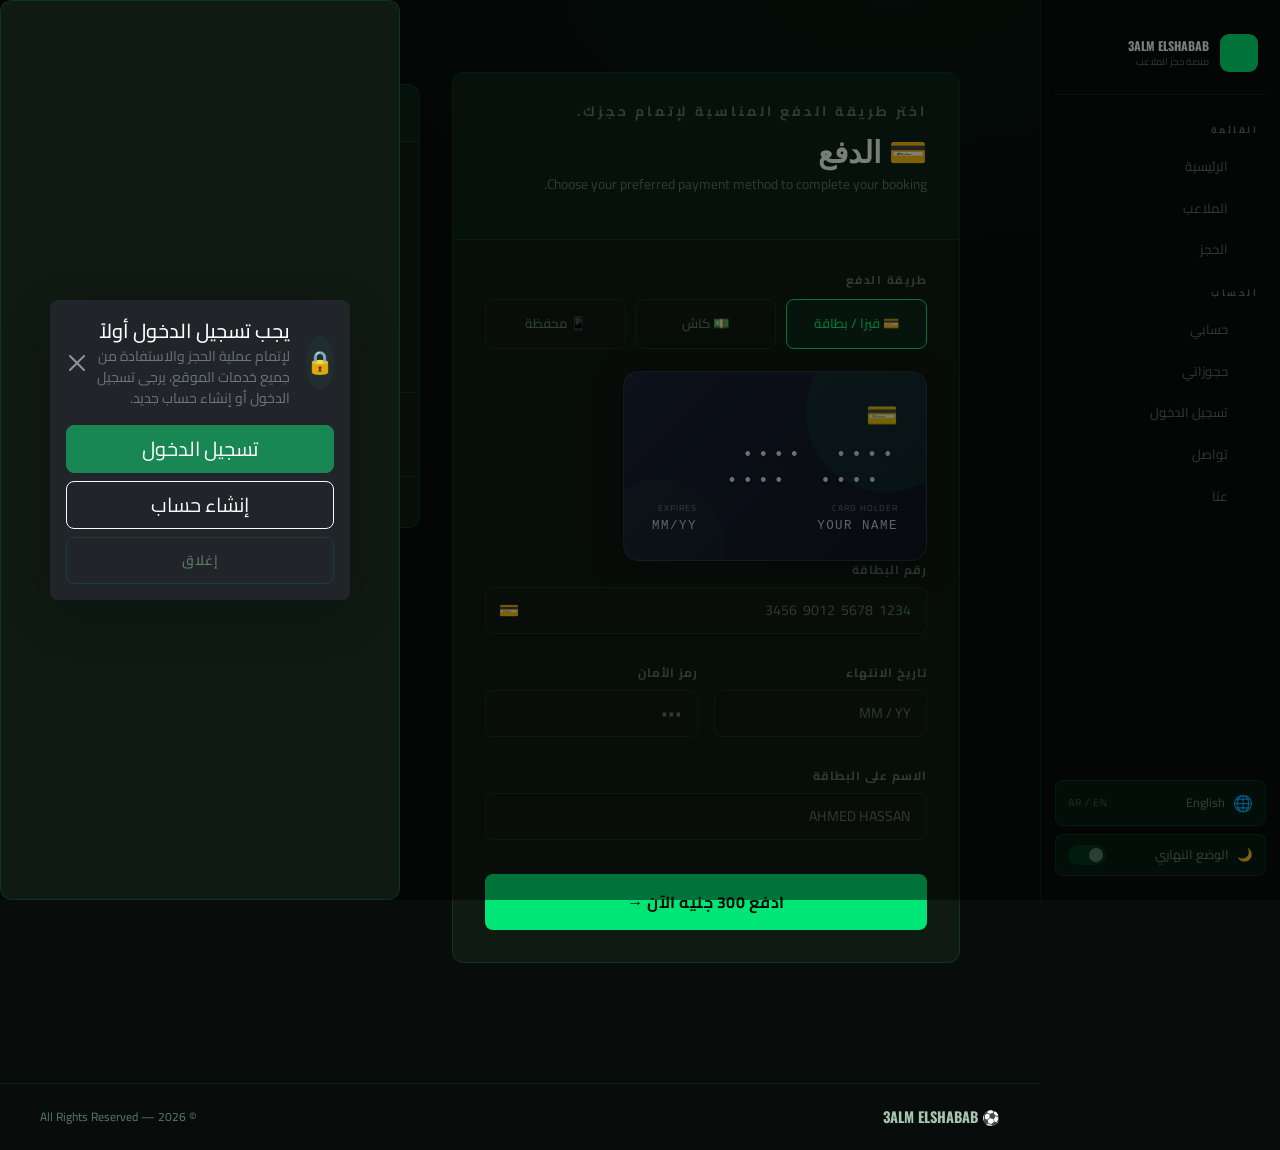
<file: payment.html>
<!DOCTYPE html>
<html lang="en">
<head>
  <meta charset="UTF-8">
  <meta name="viewport" content="width=device-width, initial-scale=1.0">
  <title>الدفع — عالم الشباب</title>
  <link rel="stylesheet" href="style.css">
  <style>
    .payment-layout {
      position: relative; z-index: 1;
      max-width: 960px; margin: 0 auto;
      padding: 72px 40px 120px;
      display: grid;
      grid-template-columns: 1fr 340px;
      gap: 32px;
      align-items: start;
    }

    .pay-panel {
      background: var(--card);
      border: 1px solid var(--border);
      border-radius: var(--radius);
      overflow: hidden;
    }

    .pay-head {
      padding: 28px 32px;
      border-bottom: 1px solid var(--border);
      background: rgba(0,230,118,0.04);
    }

    .pay-head h1 {
      font-family: var(--font-display);
      font-size: 1.9rem; font-weight: 800;
      margin-bottom: 6px;
    }

    .pay-head p { font-size: 0.86rem; color: var(--text-muted); }

    .pay-body {
      padding: 32px;
      display: flex; flex-direction: column; gap: 22px;
    }

    .method-tabs { display: flex; gap: 10px; }

    .method-tab {
      flex: 1;
      padding: 14px;
      background: var(--bg3);
      border: 1px solid var(--border);
      border-radius: var(--radius-sm, 8px);
      color: var(--text-muted);
      font-family: var(--font-body, sans-serif);
      font-size: 0.82rem;
      font-weight: 600;
      cursor: pointer;
      transition: all 0.2s;
      text-align: center;
    }

    .method-tab:hover,
    .method-tab.active {
      border-color: var(--green, #00e676);
      color: var(--green, #00e676);
      background: var(--green-glow, rgba(0,230,118,0.08));
    }

    /* ══════════════════════════
       CARD VISUAL
    ══════════════════════════ */
    .card-visual {
      background: linear-gradient(135deg, #1a2235, #0f1520);
      border: 1px solid rgba(255,255,255,0.1);
      border-radius: 16px;
      padding: 24px 28px;
      aspect-ratio: 1.6;
      display: flex; flex-direction: column; justify-content: space-between;
      max-height: 190px;
      position: relative;
      overflow: hidden;
      box-shadow: 0 8px 32px rgba(0,0,0,0.4);
      transition: all 0.4s ease;
    }

    .card-visual::before {
      content: '';
      position: absolute;
      top: -40px; right: -40px;
      width: 160px; height: 160px;
      border-radius: 50%;
      background: rgba(0,230,118,0.07);
      pointer-events: none;
    }

    .card-visual::after {
      content: '';
      position: absolute;
      bottom: -50px; left: -30px;
      width: 130px; height: 130px;
      border-radius: 50%;
      background: rgba(0,230,118,0.04);
      pointer-events: none;
    }

    .card-top-row {
      display: flex;
      justify-content: space-between;
      align-items: center;
    }

    .card-chip { font-size: 1.6rem; }

    .card-brand-logo {
      display: flex;
      align-items: center;
      gap: 3px;
      opacity: 0.9;
    }

    .visa-logo {
      font-family: 'Times New Roman', serif;
      font-size: 1.4rem;
      font-weight: 900;
      font-style: italic;
      color: #fff;
      letter-spacing: -1px;
      display: none;
    }

    .visa-logo.show { display: block; }

    .card-num-display {
      font-family: 'Courier New', monospace;
      font-size: 1.1rem;
      letter-spacing: 5px;
      color: rgba(255,255,255,0.85);
      text-shadow: 0 1px 3px rgba(0,0,0,0.5);
    }

    .card-bottom-row {
      display: flex;
      justify-content: space-between;
      align-items: flex-end;
    }

    .card-label {
      font-size: 0.55rem;
      color: rgba(255,255,255,0.4);
      text-transform: uppercase;
      letter-spacing: 1px;
      margin-bottom: 2px;
    }

    .card-holder-display,
    .card-expiry-display {
      font-family: 'Courier New', monospace;
      font-size: 0.78rem;
      color: rgba(255,255,255,0.75);
      letter-spacing: 1.5px;
      text-transform: uppercase;
    }

    /* ══════════════════════════
       VISA FORM
    ══════════════════════════ */
    .card-fields {
      display: flex; flex-direction: column; gap: 18px;
    }

    .form-row { display: grid; grid-template-columns: 1fr 1fr; gap: 16px; }

    /* Custom styled inputs */
    .card-input-wrap { position: relative; }

    .card-input-wrap .field-icon {
      position: absolute;
      left: 14px; top: 50%;
      transform: translateY(-50%);
      font-size: 1rem;
      pointer-events: none;
    }

    .card-input-wrap input {
      padding-left: 40px !important;
    }

    .cvv-wrap { position: relative; }

    .cvv-toggle {
      position: absolute;
      right: 12px; top: 50%;
      transform: translateY(-50%);
      background: none;
      border: none;
      color: var(--text-muted, #6b7a8d);
      cursor: pointer;
      font-size: 0.85rem;
      padding: 0;
    }

    /* Card number segments visual */
    .card-segments {
      display: flex;
      gap: 10px;
      align-items: center;
    }

    .card-segments input {
      flex: 1;
      text-align: center;
      letter-spacing: 4px;
      font-family: 'Courier New', monospace;
      font-size: 1rem;
    }

    .seg-dot {
      color: var(--text-muted, #6b7a8d);
      font-size: 1rem;
    }

    /* ── Cash / Wallet sections ── */
    .alt-method-box {
      display: none;
      flex-direction: column;
      gap: 16px;
    }

    .alt-method-box.visible { display: flex; }

    .info-box {
      background: rgba(0,230,118,0.05);
      border: 1px solid rgba(0,230,118,0.15);
      border-radius: 10px;
      padding: 18px 20px;
      font-size: 0.85rem;
      color: var(--text-muted, #8a95a3);
      line-height: 1.7;
    }

    .info-box strong { color: var(--green, #00e676); }

    /* ── Validation feedback ── */
    .field-valid   { border-color: var(--green, #00e676) !important; }
    .field-invalid { border-color: #ff4444 !important; }

    .field-hint {
      font-size: 0.7rem;
      margin-top: 4px;
    }

    .hint-ok  { color: var(--green, #00e676); }
    .hint-err { color: #ff4444; }

    /* ORDER SUMMARY */
    .order-summary {
      position: sticky; top: calc(var(--nav-h, 60px) + 20px);
      background: var(--card);
      border: 1px solid var(--border);
      border-radius: var(--radius);
      overflow: hidden;
    }

    .os-head {
      padding: 20px 24px;
      border-bottom: 1px solid var(--border);
      background: rgba(0,230,118,0.04);
      font-size: 0.68rem;
      font-weight: 700;
      letter-spacing: 3px;
      text-transform: uppercase;
      color: var(--text-muted);
    }

    .os-body { padding: 20px 24px; }

    .os-row {
      display: flex; justify-content: space-between;
      align-items: center;
      padding: 10px 0;
      border-bottom: 1px solid var(--border);
      font-size: 0.88rem;
    }

    .os-row:last-child { border-bottom: none; }
    .os-row .key { color: var(--text-muted); }
    .os-row .val { font-weight: 500; }

    .os-total {
      padding: 20px 24px;
      border-top: 1px solid var(--border);
      background: var(--bg3);
      display: flex; justify-content: space-between; align-items: center;
    }

    .os-total .tl {
      font-size: 0.7rem; font-weight: 700;
      letter-spacing: 2.5px; text-transform: uppercase;
      color: var(--text-muted);
    }

    .os-total .ta {
      font-family: var(--font-display, sans-serif);
      font-size: 1.8rem; color: var(--green, #00e676);
    }

    .secure-note {
      display: flex; align-items: center; gap: 8px;
      font-size: 0.75rem;
      color: var(--text-muted);
      padding: 16px 24px;
      border-top: 1px solid var(--border);
    }

    @media (max-width: 820px) {
      .payment-layout { grid-template-columns: 1fr; padding: 40px 20px 80px; }
      .order-summary  { position: static; }
      .form-row       { grid-template-columns: 1fr; }
    }
  </style>
</head>
<body>
  <!-- ════ MOBILE OVERLAY ════ -->
  <div class="sidebar-overlay" id="sidebarOverlay" onclick="closeSidebar()"></div>

  <!-- ════ MOBILE HAMBURGER ════ -->
  <button class="mobile-menu-btn" id="mobileMenuBtn" onclick="toggleSidebar()" aria-label="القائمة">
    <span></span><span></span><span></span>
  </button>

  <!-- ════ MOBILE BOTTOM NAV ════ -->
  <nav class="mobile-bottom-nav">
    <div class="bottom-nav-items">
      <a href="index.html" class="bottom-nav-item">
        <i class="fa-solid fa-house"></i>
        <span>الرئيسية</span>
      </a>
      <a href="stadium.html" class="bottom-nav-item">
        <i class="fa-solid fa-futbol"></i>
        <span>الملاعب</span>
      </a>
      <a href="booking.html" class="bottom-nav-item">
        <i class="fa-regular fa-calendar-check"></i>
        <span>الحجز</span>
      </a>
      <a href="my-booking.html" class="bottom-nav-item">
        <i class="fa-solid fa-calendar-days"></i>
        <span>حجوزاتي</span>
      </a>
      <button class="bottom-nav-item" onclick="toggleSidebar()">
        <i class="fa-solid fa-bars"></i>
        <span>المزيد</span>
      </button>
    </div>
  </nav>


<!-- NAVBAR
<nav class="navbar">
  <a href="index.html" class="logo">⚽ 3ALM ELSHABAB</a>
  <ul class="nav-links">
    <li><a href="index.html">Home</a></li>
    <li><a href="stadium.html">Stadiums</a></li>
    <li><a href="#" onclick="goToBooking()">Booking</a></li>
    <li><a href="my-booking.html">My Bookings</a></li>
    <li><a href="about.html">About</a></li>
    <li><a href="contact.html">Contact</a></li>
    <li><a href="login.html">Login</a></li>
    <li><a href="register.html">Register</a></li>
    <li><a href="profile.html">Profile</a></li>
    <li><a href="#" onclick="logout()">Logout</a></li>
  </ul>
</nav> -->

        <!-- ════ SIDEBAR ════ -->
  <aside class="sidebar">
    <div class="sidebar-logo">
      <div class="logo-icon">
        <i class="fa-solid fa-futbol" style="color:#0a0f0d;"></i>
      </div>
      <div class="logo-text">
        3ALM ELSHABAB
        <span>منصة حجز الملاعب</span>
      </div>
    </div>

    <span class="nav-section-label" data-i18n="القائمة">القائمة</span>
    <ul class="nav-list">
      <li class="nav-item"><a href="index.html"><i class="fa-solid fa-house"></i> <span data-i18n="الرئيسية">الرئيسية</span></a></li>
      <li class="nav-item"><a href="stadium.html"><i class="fa-solid fa-futbol"></i> <span data-i18n="الملاعب">الملاعب</span></a></li>
      <li class="nav-item"><a href="booking.html"><i class="fa-regular fa-calendar-check"></i> <span data-i18n="الحجز">الحجز</span></a></li>
    </ul>

    <span class="nav-section-label" data-i18n="الحساب" style="margin-top:8px;">الحساب</span>
    <ul class="nav-list">
      <li class="nav-item"><a href="profile.html"><i class="fa-regular fa-user"></i> <span data-i18n="حسابي">حسابي</span></a></li>
      <li class="nav-item"><a href="my-booking.html"><i class="fa-solid fa-calendar-days"></i> <span data-i18n="حجوزاتي">حجوزاتي</span></a></li>
      <li class="nav-item"><a href="login.html"><i class="fa-solid fa-right-to-bracket"></i> <span data-i18n="تسجيل الدخول">تسجيل الدخول</span></a></li>
      <li class="nav-item"><a href="contact.html"><i class="fa-regular fa-envelope"></i> <span data-i18n="تواصل">تواصل</span></a></li>
      <li class="nav-item"><a href="about.html"><i class="fa-solid fa-circle-info"></i> <span data-i18n="عنا">عنا</span></a></li>
    </ul>

    <div style="margin-top:auto;display:flex;flex-direction:column;gap:8px;">
      <!-- Language Toggle -->
      <button class="theme-toggle" onclick="toggleLang()" style="width:100%;cursor:pointer;">
        <div class="theme-toggle-label">
          <span style="font-size:1rem;">🌐</span>
          <span class="lang-toggle-text">English</span>
        </div>
        <div style="font-size:0.65rem;opacity:0.6;letter-spacing:1px;">AR / EN</div>
      </button>

      <!-- Theme Toggle -->
      <button class="theme-toggle" onclick="toggleTheme()" style="width:100%;cursor:pointer;">
        <div class="theme-toggle-label">
          <span class="theme-toggle-icon">🌙</span>
          <span class="theme-toggle-text" data-i18n="الوضع النهاري">الوضع النهاري</span>
        </div>
        <div class="theme-toggle-switch"></div>
      </button>
    </div>
  </aside>


<div class="payment-layout">

  <!-- PAYMENT FORM -->
  <div class="pay-panel">
    <div class="pay-head">
      <p class="section-label" style="margin-bottom:10px;">Secure Checkout</p>
      <h1>💳 PAYMENT</h1>
      <p>Choose your preferred payment method to complete your booking.</p>
    </div>

    <div class="pay-body">

      <!-- METHOD TABS -->
      <div>
        <label style="font-size:0.72rem;font-weight:700;letter-spacing:1.5px;text-transform:uppercase;color:var(--text-muted);display:block;margin-bottom:10px;">
          طريقة الدفع
        </label>
        <div class="method-tabs">
          <button class="method-tab active" onclick="selectMethod(this,'card')">💳 Visa / Card</button>
          <button class="method-tab"        onclick="selectMethod(this,'cash')">💵 Cash</button>
          <button class="method-tab"        onclick="selectMethod(this,'wallet')">📱 Wallet</button>
        </div>
      </div>

      <!-- ══ VISA / CARD SECTION ══ -->
      <div id="section-card">

        <!-- Live Card Visual -->
        <div class="card-visual" id="cardVisual">
          <div class="card-top-row">
            <span class="card-chip">💳</span>
            <div class="visa-logo" id="visaLogo">VISA</div>
          </div>
          <span class="card-num-display" id="displayNum">•••• &nbsp;•••• &nbsp;•••• &nbsp;••••</span>
          <div class="card-bottom-row">
            <div>
              <div class="card-label">Card Holder</div>
              <div class="card-holder-display" id="displayName">YOUR NAME</div>
            </div>
            <div style="text-align:right;">
              <div class="card-label">Expires</div>
              <div class="card-expiry-display" id="displayExpiry">MM/YY</div>
            </div>
          </div>
        </div>

        <!-- Card Fields -->
        <div class="card-fields">

          <!-- رقم البطاقة -->
          <div class="form-group">
            <label>رقم البطاقة</label>
            <div class="card-input-wrap">
              <span class="field-icon">💳</span>
              <input
                type="text"
                id="cardNumber"
                placeholder="1234  5678  9012  3456"
                maxlength="19"
                inputmode="numeric"
                oninput="formatCardNumber(this)"
                onblur="validateCardNumber(this)"
              >
            </div>
            <div class="field-hint" id="hint-num"></div>
          </div>

          <div class="form-row">
            <!-- Expiry -->
            <div class="form-group">
              <label>تاريخ الانتهاء</label>
              <input
                type="text"
                id="cardExpiry"
                placeholder="MM / YY"
                maxlength="7"
                inputmode="numeric"
                oninput="formatExpiry(this)"
                onblur="validateExpiry(this)"
              >
              <div class="field-hint" id="hint-exp"></div>
            </div>

            <!-- رمز الأمان -->
            <div class="form-group">
              <label>رمز الأمان</label>
              <div class="cvv-wrap">
                <input
                  type="password"
                  id="cardCVV"
                  placeholder="•••"
                  maxlength="3"
                  inputmode="numeric"
                  oninput="updateCVV(this)"
                  onblur="validateCVV(this)"
                >
                <!-- <button class="cvv-toggle" type="button" onclick="toggleرمز الأمان()">👁</button> -->
              </div>
              <div class="field-hint" id="hint-cvv"></div>
            </div>
          </div>

          <!-- Name on Card -->
          <div class="form-group">
            <label>Name on Card</label>
            <input
              type="text"
              id="cardName"
              placeholder="AHMED HASSAN"
              oninput="updateName(this)"
              onblur="validateName(this)"
              style="text-transform:uppercase;"
            >
            <div class="field-hint" id="hint-name"></div>
          </div>

        </div>
      </div>
      <!-- ══ END VISA SECTION ══ -->

      <!-- ══ CASH SECTION ══ -->
      <div class="alt-method-box" id="section-cash">
        <div class="info-box">
          💵 <strong>Cash on Arrival</strong><br>
          يرجى دفع المبلغ عند وصولك للملعب.<br>
          تأكد من إحضار <strong>300 جنيه</strong> معك يوم الحجز.
        </div>
        <div class="form-group">
          <label>ملاحظة (اختياري)</label>
          <input type="text" placeholder="أي ملاحظات للملعب...">
        </div>
      </div>

      <!-- ══ WALLET SECTION ══ -->
      <div class="alt-method-box" id="section-wallet">
        <div class="info-box">
          📱 <strong>Mobile Wallet</strong><br>
          حوّل المبلغ على رقم المحفظة:<br>
          <strong style="font-size:1.1rem; letter-spacing:2px;">0100 000 0000</strong><br><br>
          ثم ارفع صورة إيصال التحويل 👇
        </div>
        <div class="form-group">
          <label>رقم هاتفك</label>
          <input type="tel" placeholder="01xxxxxxxxx" inputmode="numeric" required>
        </div>
        <div class="form-group">
          <label>صورة الإيصال</label>
          <input type="file" accept="image/*" required>
        </div>
      </div>

      <!-- PAY BUTTON -->
      <button class="btn-primary" id="payBtn"
        style="padding:16px;font-size:1rem;"
        onclick="submitPayment()">
        Pay 300 EGP Now →
      </button>

    </div>
  </div>

  <!-- ORDER SUMMARY -->
  <div class="order-summary">
    <div class="os-head">ملخص الطلب</div>
    <div class="os-body">
      <div class="os-row">
        <span class="key">Stadium</span>
        <span class="val">🏟️ Stadium A</span>
      </div>
      <div class="os-row">
        <span class="key">Date</span>
        <span class="val">Jan 01, 2026</span>
      </div>
      <div class="os-row">
        <span class="key">Time</span>
        <span class="val">6:00 PM</span>
      </div>
      <div class="os-row">
        <span class="key">Duration</span>
        <span class="val">2 Hours</span>
      </div>
      <div class="os-row">
        <span class="key">Players</span>
        <span class="val">10</span>
      </div>
    </div>
    <div class="os-total">
      <span class="tl">Total</span>
      <span class="ta">300 EGP</span>
    </div>
    <div class="secure-note">🔒 Secured by SSL encryption</div>
  </div>

</div>

<!-- FOOTER -->
<footer>
  <span class="footer-brand">⚽ 3ALM ELSHABAB</span>
  <span>© 2026 — All Rights Reserved</span>
</footer>

<script src="i18n.js"></script>
<script src="script.js"></script>
<script>
  let activeMethod = 'card';

  // ── Switch payment method ──
  function selectMethod(btn, method) {
    document.querySelectorAll('.method-tab').forEach(t => t.classList.remove('active'));
    btn.classList.add('active');
    activeMethod = method;

    document.getElementById('section-card').style.display   = method === 'card'   ? 'block' : 'none';
    document.getElementById('section-cash').classList.toggle('visible', method === 'cash');
    document.getElementById('section-wallet').classList.toggle('visible', method === 'wallet');

    const payBtn = document.getElementById('payBtn');
    if (method === 'cash')   payBtn.textContent = 'Confirm Cash Booking →';
    if (method === 'wallet') payBtn.textContent = 'Submit & Confirm →';
    if (method === 'card')   payBtn.textContent = 'Pay 300 EGP Now →';
  }

  // ── Format card number: 1234 5678 9012 3456 ──
  function formatCardNumber(input) {
    let val = input.value.replace(/\D/g, '').substring(0, 16);
    input.value = val.replace(/(.{4})/g, '$1 ').trim();

    // Update card visual
    const padded = val.padEnd(16, '•');
    const parts  = padded.match(/.{1,4}/g) || [];
    document.getElementById('displayNum').textContent =
      parts.map(p => p.split('').map((c,i) => i < p.length && val.length > parts.indexOf(p)*4+i ? c : '•').join('')).join('  ');

    // Show VISA logo if starts with 4
    document.getElementById('visaLogo').classList.toggle('show', val.startsWith('4'));
  }

  function validateCardNumber(input) {
    const val = input.value.replace(/\s/g, '');
    const hint = document.getElementById('hint-num');
    if (val.length === 16) {
      input.classList.add('field-valid'); input.classList.remove('field-invalid');
      hint.className = 'field-hint hint-ok'; hint.textContent = '✓ رقم الكارت صح';
    } else if (val.length > 0) {
      input.classList.add('field-invalid'); input.classList.remove('field-valid');
      hint.className = 'field-hint hint-err'; hint.textContent = '✗ لازم يكون 16 رقم';
    } else {
      hint.textContent = '';
    }
  }

  // ── Format expiry: MM / YY ──
  function formatExpiry(input) {
    let val = input.value.replace(/\D/g, '').substring(0, 4);
    if (val.length >= 3) val = val.substring(0,2) + ' / ' + val.substring(2);
    input.value = val;
    const display = val.replace(' ', '') || 'MM/YY';
    document.getElementById('displayExpiry').textContent = display;
  }

  function validateExpiry(input) {
    const val  = input.value.replace(/\s|\//g, '');
    const hint = document.getElementById('hint-exp');
    if (val.length === 4) {
      const month = parseInt(val.substring(0,2));
      if (month >= 1 && month <= 12) {
        input.classList.add('field-valid'); input.classList.remove('field-invalid');
        hint.className = 'field-hint hint-ok'; hint.textContent = '✓ صح';
      } else {
        input.classList.add('field-invalid'); input.classList.remove('field-valid');
        hint.className = 'field-hint hint-err'; hint.textContent = '✗ الشهر غلط';
      }
    } else if (val.length > 0) {
      input.classList.add('field-invalid'); input.classList.remove('field-valid');
      hint.className = 'field-hint hint-err'; hint.textContent = '✗ مثال: 08 / 27';
    } else { hint.textContent = ''; }
  }

  // ── رمز الأمان ──
  function updateCVV(input) {
    input.value = input.value.replace(/\D/g, '').substring(0, 3);
  }

  function validateCVV(input) {
    const hint = document.getElementById('hint-cvv');
    if (input.value.length === 3) {
      input.classList.add('field-valid'); input.classList.remove('field-invalid');
      hint.className = 'field-hint hint-ok'; hint.textContent = '✓ صح';
    } else if (input.value.length > 0) {
      input.classList.add('field-invalid'); input.classList.remove('field-valid');
      hint.className = 'field-hint hint-err'; hint.textContent = '✗ رمز الأمان لازم يكون 3 أرقام';
    } else { hint.textContent = ''; }
  }

  function toggleCVV() {
    const f = document.getElementById('cardCVV');
    f.type = f.type === 'password' ? 'text' : 'password';
  }

  // ── Name on card ──
  function updateName(input) {
    const val = input.value.toUpperCase();
    input.value = val;
    document.getElementById('displayName').textContent = val || 'YOUR NAME';
  }

  function validateName(input) {
    const hint = document.getElementById('hint-name');
    if (input.value.trim().length >= 3) {
      input.classList.add('field-valid'); input.classList.remove('field-invalid');
      hint.className = 'field-hint hint-ok'; hint.textContent = '✓ صح';
    } else if (input.value.length > 0) {
      input.classList.add('field-invalid'); input.classList.remove('field-valid');
      hint.className = 'field-hint hint-err'; hint.textContent = '✗ اكتب الاسم كامل';
    } else { hint.textContent = ''; }
  }

  // ── Submit ──
  function submitPayment() {
    if (activeMethod === 'card') {
      const num  = document.getElementById('cardNumber').value.replace(/\s/g,'');
      const exp  = document.getElementById('cardExpiry').value.replace(/\s|\//g,'');
      const cvv  = document.getElementById('cardCVV').value;
      const name = document.getElementById('cardName').value.trim();

      if (num.length !== 16) { alert('⚠️ رقم الكارت لازم يكون 16 رقم'); return; }
      if (exp.length !== 4)  { alert('⚠️ تاريخ الانتهاء غير صح'); return; }
      if (cvv.length !== 3)  { alert('⚠️ رمز الأمان لازم يكون 3 أرقام'); return; }
      if (name.length < 3)   { alert('⚠️ اكتب الاسم الموجود على الكارت'); return; }
    }
    window.location.href = 'confirmation.html';
  }
</script>

<script>
  /* ── Mobile Sidebar Toggle ── */
  function toggleSidebar() {
    const sidebar = document.querySelector('.sidebar');
    const overlay = document.getElementById('sidebarOverlay');
    const btn     = document.getElementById('mobileMenuBtn');
    if (!sidebar) return;
    const isOpen = sidebar.classList.toggle('open');
    if (overlay) overlay.classList.toggle('active', isOpen);
    if (btn)     btn.classList.toggle('open', isOpen);
    document.body.style.overflow = isOpen ? 'hidden' : '';
  }

  function closeSidebar() {
    const sidebar = document.querySelector('.sidebar');
    const overlay = document.getElementById('sidebarOverlay');
    const btn     = document.getElementById('mobileMenuBtn');
    if (sidebar) sidebar.classList.remove('open');
    if (overlay) overlay.classList.remove('active');
    if (btn)     btn.classList.remove('open');
    document.body.style.overflow = '';
  }

  /* Mark active bottom nav item */
  document.addEventListener('DOMContentLoaded', function() {
    if (!checkAuth()) return;
    const page = window.location.pathname.split('/').pop() || 'index.html';
    document.querySelectorAll('.bottom-nav-item[href]').forEach(function(a) {
      if (a.getAttribute('href') === page) a.classList.add('active');
    });
  });
</script>

</body>
</html>
</file>
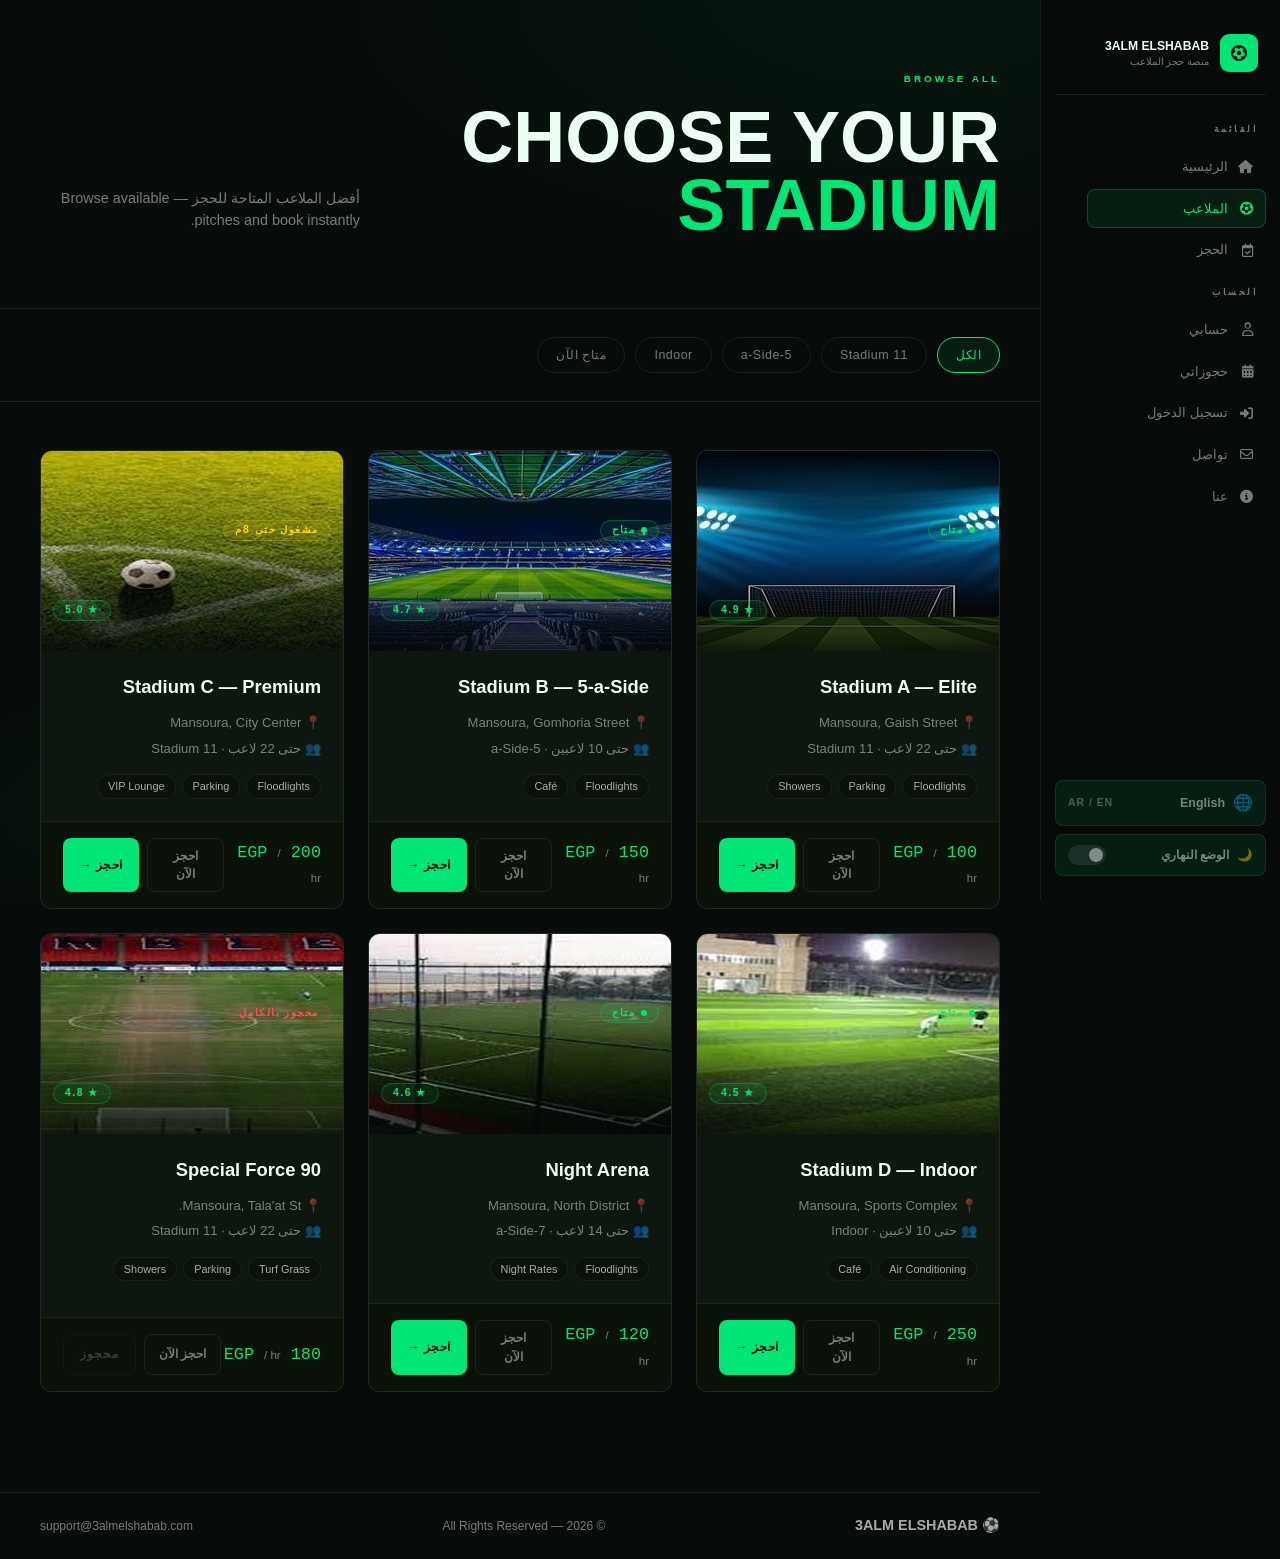
<file: stadium.html>
<!DOCTYPE html>
<html lang="ar" dir="rtl">
<head>
  <meta charset="UTF-8">
  <meta name="viewport" content="width=device-width, initial-scale=1.0">
  <title>Stadiums — 3ALM ELSHABAB</title>
  <link rel="stylesheet" href="https://cdnjs.cloudflare.com/ajax/libs/font-awesome/6.4.0/css/all.min.css">
  <link href="https://cdn.jsdelivr.net/npm/bootstrap@5.3.3/dist/css/bootstrap.min.css" rel="stylesheet">
  <link rel="stylesheet" href="style.css">
  <style>
    .page-hero {
      position:relative;z-index:1;
      padding:72px 40px 60px;max-width:1100px;margin:0 auto;
      border-bottom:1px solid var(--border);
      display:flex;align-items:flex-end;justify-content:space-between;gap:24px;flex-wrap:wrap;
    }
    .page-hero h1 { font-family:var(--font-display);font-size:clamp(2.5rem,6vw,4.5rem);font-weight:800;line-height:0.95; }
    .page-hero h1 em { font-style:normal;color:var(--green); }

    .filter-bar {
      position:relative;z-index:1;max-width:1100px;margin:0 auto;
      padding:28px 40px;display:flex;gap:10px;flex-wrap:wrap;border-bottom:1px solid var(--border);
    }
    .filter-btn {
      background:transparent;border:1px solid var(--border);color:var(--text-muted);
      font-family:var(--font-body);font-size:0.78rem;font-weight:500;letter-spacing:0.5px;
      padding:8px 18px;border-radius:20px;cursor:pointer;transition:var(--transition);
    }
    .filter-btn:hover,.filter-btn.active { border-color:var(--green);color:var(--green);background:var(--green-glow); }

    .stadiums-grid {
      position:relative;z-index:1;max-width:1100px;margin:0 auto;
      padding:48px 40px 100px;display:grid;grid-template-columns:repeat(3,1fr);gap:24px;
    }
    .s-card {
      background:var(--card);border:1px solid var(--border);border-radius:var(--radius);
      overflow:hidden;transition:border-color var(--transition),transform var(--transition);
      display:flex;flex-direction:column;
    }
    .s-card:hover { border-color:rgba(0,230,118,0.35);transform:translateY(-4px); }
    .s-img {
      height:200px;background:var(--bg3);display:flex;align-items:center;justify-content:center;
      font-size:4rem;position:relative;
    }
    .s-img-overlay { position:absolute;inset:0;background:linear-gradient(to bottom,transparent 50%,rgba(6,10,7,0.8)); }
    .s-rating-badge { position:absolute;bottom:12px;left:12px; }
    .s-avail-badge  { position:absolute;top:12px;right:12px; }
    .s-body { padding:22px;flex:1;display:flex;flex-direction:column;gap:12px; }
    .s-name { font-family:var(--font-display);font-size:1.15rem;font-weight:700; }
    .s-meta { display:flex;flex-direction:column;gap:6px; }
    .s-meta-row { display:flex;align-items:center;gap:8px;font-size:0.82rem;color:var(--text-muted); }
    .s-features { display:flex;gap:6px;flex-wrap:wrap;margin-top:4px; }
    .s-feature {
      background:var(--bg3);border:1px solid var(--border-light);font-size:0.68rem;
      color:var(--text-dim);padding:3px 10px;border-radius:20px;
    }
    .s-footer {
      display:flex;align-items:center;justify-content:space-between;
      padding:16px 22px;border-top:1px solid var(--border);background:var(--bg3);
    }
    .s-price { font-family:var(--font-mono);font-size:1.05rem;color:var(--green); }
    .s-price span { font-family:var(--font-body);font-size:0.72rem;color:var(--text-muted); }

    /* Details button */
    .btn-details {
      background:transparent;border:1px solid var(--border);color:var(--text-muted);
      font-family:var(--font-body);font-size:0.76rem;font-weight:600;
      padding:8px 14px;border-radius:var(--radius-sm);cursor:pointer;transition:var(--transition);
    }
    .btn-details:hover { border-color:var(--green);color:var(--green); }

    /* ── STADIUM MODAL ── */
    .sm-inner {
      background:var(--card);border:1px solid var(--border);border-radius:var(--radius);
      width:100%;max-width:560px;overflow:hidden;
      animation: smIn 0.28s cubic-bezier(0.34,1.56,0.64,1);
    }
    @keyframes smIn { from { transform:scale(0.88) translateY(20px);opacity:0; } to { transform:scale(1) translateY(0);opacity:1; } }

    .sm-hero {
      height:160px;display:flex;align-items:center;justify-content:center;
      font-size:5rem;position:relative;
    }
    .sm-hero-overlay { position:absolute;inset:0;background:linear-gradient(to bottom,transparent 30%,var(--card)); }

    .sm-body { padding:24px 28px;display:flex;flex-direction:column;gap:16px; }

    .sm-head { display:flex;align-items:flex-start;justify-content:space-between;gap:12px; }
    .sm-title { font-family:var(--font-display);font-size:1.5rem;font-weight:800; }
    .sm-location { font-size:0.82rem;color:var(--text-muted);margin-top:4px; }

    .sm-status-badge {
      font-size:0.7rem;font-weight:700;letter-spacing:1px;
      padding:5px 12px;border-radius:20px;white-space:nowrap;flex-shrink:0;margin-top:4px;
    }
    .sm-badge-available { background:var(--green-glow);border:1px solid var(--green-border);color:var(--green); }
    .sm-badge-busy { background:rgba(255,214,0,0.1);border:1px solid rgba(255,214,0,0.3);color:var(--yellow); }
    .sm-badge-full { background:rgba(255,82,82,0.1);border:1px solid rgba(255,82,82,0.25);color:var(--red); }

    .sm-rating { font-family:var(--font-mono);font-size:0.88rem;color:var(--yellow); }

    .sm-divider { height:1px;background:var(--border); }

    .sm-stats-row {
      display:grid;grid-template-columns:repeat(3,1fr);gap:0;
      border:1px solid var(--border);border-radius:var(--radius-sm);overflow:hidden;
    }
    .sm-stat {
      padding:14px 16px;text-align:center;border-left:1px solid var(--border);
    }
    .sm-stat:last-child { border-left:none; }
    .sm-stat .sk { font-size:0.6rem;font-weight:700;letter-spacing:2px;text-transform:uppercase;color:var(--text-muted);margin-bottom:4px; }
    .sm-stat .sv { font-family:var(--font-display);font-size:1rem;font-weight:700;color:var(--green); }

    .sm-desc { font-size:0.88rem;color:var(--text-dim);line-height:1.75; }

    .sm-features-wrap { display:flex;flex-wrap:wrap;gap:8px; }
    .sm-feature-tag {
      background:var(--bg3);border:1px solid var(--border-light);font-size:0.72rem;
      color:var(--text-dim);padding:5px 13px;border-radius:20px;
    }

    .sm-info-grid {
      display:grid;grid-template-columns:1fr 1fr;gap:12px;
    }
    .sm-info-item { background:var(--bg3);border:1px solid var(--border);border-radius:var(--radius-sm);padding:12px 14px; }
    .sm-info-item .ik { font-size:0.6rem;font-weight:700;letter-spacing:2px;text-transform:uppercase;color:var(--text-muted);margin-bottom:5px; }
    .sm-info-item .iv { font-size:0.86rem;color:var(--text-dim); }

    .sm-footer {
      padding:20px 28px;border-top:1px solid var(--border);background:var(--bg3);
      display:flex;align-items:center;justify-content:space-between;gap:16px;
    }
    .sm-price-big { font-family:var(--font-display);font-size:1.8rem;font-weight:800;color:var(--green); }
    .sm-price-label { font-size:0.7rem;color:var(--text-muted);margin-top:2px; }
    .sm-book { padding:14px 28px;font-size:0.88rem; }
    .sm-close-btn {
      position:absolute;top:14px;left:14px;z-index:10;
      width:34px;height:34px;border-radius:50%;background:rgba(0,0,0,0.5);border:1px solid var(--border);
      color:var(--text-muted);font-size:0.9rem;cursor:pointer;display:flex;align-items:center;justify-content:center;
      transition:var(--transition);
    }
    .sm-close-btn:hover { border-color:var(--green);color:var(--green); }

    @media(max-width:900px){.stadiums-grid{grid-template-columns:1fr 1fr;}}
    @media(max-width:600px){.stadiums-grid{grid-template-columns:1fr;padding:32px 20px 80px;}.page-hero{padding:48px 20px 40px;}.filter-bar{padding:20px;}}

    /* Modal overlay — self-contained fallback if style.css missing */
    .modal-overlay {
      display:none;position:fixed;inset:0;z-index:1000;
      background:rgba(0,0,0,0.75);backdrop-filter:blur(4px);
      align-items:center;justify-content:center;padding:20px;
    }
    .modal-overlay.active { display:flex; }
    /* Ensure sm-inner is scrollable on small screens */
    .sm-inner { max-height:90vh; overflow-y:auto; }
    /* Toast */
    .toast {
      position:fixed;bottom:32px;left:50%;transform:translateX(-50%) translateY(20px);
      background:#1a2e1e;border:1px solid var(--green,#00e676);color:var(--green,#00e676);
      padding:12px 24px;border-radius:24px;font-size:0.85rem;font-weight:600;
      opacity:0;transition:all 0.3s;pointer-events:none;z-index:9999;white-space:nowrap;
    }
    .toast.show { opacity:1;transform:translateX(-50%) translateY(0); }
    /* CSS vars fallback */
    :root {
      --green:#00e676; --yellow:#ffd600; --red:#ff5252;
      --green-glow:rgba(0,230,118,0.08); --green-border:rgba(0,230,118,0.25);
      --border:rgba(255,255,255,0.08); --border-light:rgba(255,255,255,0.06);
      --card:#0d1710; --bg3:#0a1209;
      --text-muted:rgba(255,255,255,0.45); --text-dim:rgba(255,255,255,0.65);
      --radius:12px; --radius-sm:8px;
      --transition:0.2s ease;
      --font-display:'Arial Black',sans-serif;
      --font-body:'Arial',sans-serif;
      --font-mono:'Courier New',monospace;
    }
  </style>
</head>
<body>
  <!-- ════ MOBILE OVERLAY ════ -->
  <div class="sidebar-overlay" id="sidebarOverlay" onclick="closeSidebar()"></div>

  <!-- ════ MOBILE HAMBURGER ════ -->
  <button class="mobile-menu-btn" id="mobileMenuBtn" onclick="toggleSidebar()" aria-label="القائمة">
    <span></span><span></span><span></span>
  </button>

  <!-- ════ MOBILE BOTTOM NAV ════ -->
  <nav class="mobile-bottom-nav">
    <div class="bottom-nav-items">
      <a href="index.html" class="bottom-nav-item">
        <i class="fa-solid fa-house"></i>
        <span>الرئيسية</span>
      </a>
      <a href="stadium.html" class="bottom-nav-item">
        <i class="fa-solid fa-futbol"></i>
        <span>الملاعب</span>
      </a>
      <a href="booking.html" class="bottom-nav-item">
        <i class="fa-regular fa-calendar-check"></i>
        <span>الحجز</span>
      </a>
      <a href="my-booking.html" class="bottom-nav-item">
        <i class="fa-solid fa-calendar-days"></i>
        <span>حجوزاتي</span>
      </a>
      <button class="bottom-nav-item" onclick="toggleSidebar()">
        <i class="fa-solid fa-bars"></i>
        <span>المزيد</span>
      </button>
    </div>
  </nav>


  <div class="toast" id="toast"></div>

      <!-- ════ SIDEBAR ════ -->
  <aside class="sidebar">
    <div class="sidebar-logo">
      <div class="logo-icon">
        <i class="fa-solid fa-futbol" style="color:#0a0f0d;"></i>
      </div>
      <div class="logo-text">
        3ALM ELSHABAB
        <span>منصة حجز الملاعب</span>
      </div>
    </div>

    <span class="nav-section-label" data-i18n="القائمة">القائمة</span>
    <ul class="nav-list">
      <li class="nav-item"><a href="index.html"><i class="fa-solid fa-house"></i> <span data-i18n="الرئيسية">الرئيسية</span></a></li>
      <li class="nav-item"><a href="stadium.html"><i class="fa-solid fa-futbol"></i> <span data-i18n="الملاعب">الملاعب</span></a></li>
      <li class="nav-item"><a href="booking.html"><i class="fa-regular fa-calendar-check"></i> <span data-i18n="الحجز">الحجز</span></a></li>
    </ul>

    <span class="nav-section-label" data-i18n="الحساب" style="margin-top:8px;">الحساب</span>
    <ul class="nav-list">
      <li class="nav-item"><a href="profile.html"><i class="fa-regular fa-user"></i> <span data-i18n="حسابي">حسابي</span></a></li>
      <li class="nav-item"><a href="my-booking.html"><i class="fa-solid fa-calendar-days"></i> <span data-i18n="حجوزاتي">حجوزاتي</span></a></li>
      <li class="nav-item"><a href="login.html"><i class="fa-solid fa-right-to-bracket"></i> <span data-i18n="تسجيل الدخول">تسجيل الدخول</span></a></li>
      <li class="nav-item"><a href="contact.html"><i class="fa-regular fa-envelope"></i> <span data-i18n="تواصل">تواصل</span></a></li>
      <li class="nav-item"><a href="about.html"><i class="fa-solid fa-circle-info"></i> <span data-i18n="عنا">عنا</span></a></li>
    </ul>

    <div style="margin-top:auto;display:flex;flex-direction:column;gap:8px;">
      <!-- Language Toggle -->
      <button class="theme-toggle" onclick="toggleLang()" style="width:100%;cursor:pointer;">
        <div class="theme-toggle-label">
          <span style="font-size:1rem;">🌐</span>
          <span class="lang-toggle-text">English</span>
        </div>
        <div style="font-size:0.65rem;opacity:0.6;letter-spacing:1px;">AR / EN</div>
      </button>

      <!-- Theme Toggle -->
      <button class="theme-toggle" onclick="toggleTheme()" style="width:100%;cursor:pointer;">
        <div class="theme-toggle-label">
          <span class="theme-toggle-icon">🌙</span>
          <span class="theme-toggle-text" data-i18n="الوضع النهاري">الوضع النهاري</span>
        </div>
        <div class="theme-toggle-switch"></div>
      </button>
    </div>
  </aside>

  <!-- ════ STADIUM MODAL ════ -->
  <div class="modal-overlay" id="stadium-modal" onclick="if(event.target===this)closeStadiumModal()">
    <div class="sm-inner">
      <div class="sm-hero" id="sm-bg" style="padding:0;overflow:hidden;">
        <img id="sm-img" src="[data-uri]" alt="Stadium" style="width:100%;height:100%;object-fit:cover;position:absolute;inset:0;">
        <div class="sm-hero-overlay"></div>
        <button class="sm-close-btn" onclick="closeStadiumModal()"><i class="fa-solid fa-xmark"></i></button>
      </div>

      <div class="sm-body">
        <!-- Head -->
        <div class="sm-head">
          <div>
            <div class="sm-title" id="sm-name">—</div>
            <div class="sm-location"><i class="fa-solid fa-location-dot" style="color:var(--green);margin-left:5px;"></i><span id="sm-location">—</span></div>
          </div>
          <div style="display:flex;flex-direction:column;align-items:flex-end;gap:6px;">
            <span id="sm-status" class="sm-status-badge sm-badge-available">● متاح</span>
            <span class="sm-rating" id="sm-rating">★ —</span>
          </div>
        </div>

        <div class="sm-divider"></div>

        <!-- Stats -->
        <div class="sm-stats-row">
          <div class="sm-stat"><div class="sk">النوع</div><div class="sv" id="sm-type">—</div></div>
          <div class="sm-stat"><div class="sk">اللاعبون</div><div class="sv" id="sm-players">—</div></div>
          <div class="sm-stat"><div class="sk">التقييم</div><div class="sv" id="sm-rating2">—</div></div>
        </div>

        <!-- Description -->
        <p class="sm-desc" id="sm-desc">—</p>

        <!-- Features -->
        <div class="sm-features-wrap" id="sm-features"></div>

        <div class="sm-divider"></div>

        <!-- Info grid -->
        <div class="sm-info-grid">
          <div class="sm-info-item">
            <div class="ik">ساعات العمل</div>
            <div class="iv" id="sm-hours">—</div>
          </div>
          <div class="sm-info-item">
            <div class="ik">نوع الأرض</div>
            <div class="iv" id="sm-surface">—</div>
          </div>
          <div class="sm-info-item">
            <div class="ik">المساحة</div>
            <div class="iv" id="sm-size">—</div>
          </div>
          <div class="sm-info-item">
            <div class="ik">الإلغاء</div>
            <div class="iv">مجاني قبل 24 ساعة</div>
          </div>
        </div>
      </div>

      <!-- Footer -->
      <div class="sm-footer">
        <div>
          <div class="sm-price-big" id="sm-price">—</div>
          <div class="sm-price-label">لكل ساعة</div>
        </div>
        <button id="sm-book-btn" class="btn-primary sm-book" onclick="closeStadiumModal();goToBooking();">احجز الآن →</button>
      </div>
    </div>
  </div>

  <!-- PAGE HERO -->
  <div class="page-hero">
    <div>
      <p class="section-label">Browse All</p>
      <h1>CHOOSE YOUR<br><em>STADIUM</em></h1>
    </div>
    <p style="color:var(--text-muted);max-width:320px;font-size:0.9rem;">
      أفضل الملاعب المتاحة للحجز — Browse available pitches and book instantly.
    </p>
  </div>

  <!-- FILTERS -->
  <div class="filter-bar">
    <button class="filter-btn active" onclick="filterStadiums(this,'all')">الكل</button>
    <button class="filter-btn" onclick="filterStadiums(this,'11')">Stadium 11</button>
    <button class="filter-btn" onclick="filterStadiums(this,'5')">5-a-Side</button>
    <button class="filter-btn" onclick="filterStadiums(this,'indoor')">Indoor</button>
    <button class="filter-btn" onclick="filterStadiums(this,'available')">متاح الآن</button>
  </div>

  <!-- GRID -->
  <div class="stadiums-grid">

    <div class="s-card" data-type="11" data-status="available">
      <div class="s-img" style="background:linear-gradient(135deg,#0a1a0d,#0d2a14);padding:0;position:relative;"><img src="[data-uri]" alt="Stadium A" style="width:100%;height:100%;object-fit:cover;display:block;">
        <div class="s-img-overlay"></div>
        <div class="s-rating-badge"><span class="badge badge-green">★ 4.9</span></div>
        <div class="s-avail-badge"><span class="badge badge-green"><span class="dot"></span> متاح</span></div>
      </div>
      <div class="s-body">
        <div class="s-name">Stadium A — Elite</div>
        <div class="s-meta">
          <div class="s-meta-row">📍 Mansoura, Gaish Street</div>
          <div class="s-meta-row">👥 حتى 22 لاعب · Stadium 11</div>
        </div>
        <div class="s-features">
          <span class="s-feature">Floodlights</span><span class="s-feature">Parking</span><span class="s-feature">Showers</span>
        </div>
      </div>
      <div class="s-footer">
        <div class="s-price">100 EGP <span>/ hr</span></div>
        <div style="display:flex;gap:8px;">
          <button class="btn-details" onclick="goToBooking()">احجز الآن</button>
          <button class="btn-primary" style="padding:10px 16px;font-size:0.78rem;" onclick="goToBooking()">احجز →</button>
        </div>
      </div>
    </div>

    <div class="s-card" data-type="5" data-status="available">
      <div class="s-img" style="background:linear-gradient(135deg,#0d1a10,#162d1a);padding:0;position:relative;"><img src="[data-uri]" alt="Stadium B" style="width:100%;height:100%;object-fit:cover;display:block;">
        <div class="s-img-overlay"></div>
        <div class="s-rating-badge"><span class="badge badge-green">★ 4.7</span></div>
        <div class="s-avail-badge"><span class="badge badge-green"><span class="dot"></span> متاح</span></div>
      </div>
      <div class="s-body">
        <div class="s-name">Stadium B — 5-a-Side</div>
        <div class="s-meta">
          <div class="s-meta-row">📍 Mansoura, Gomhoria Street</div>
          <div class="s-meta-row">👥 حتى 10 لاعبين · 5-a-Side</div>
        </div>
        <div class="s-features">
          <span class="s-feature">Floodlights</span><span class="s-feature">Café</span>
        </div>
      </div>
      <div class="s-footer">
        <div class="s-price">150 EGP <span>/ hr</span></div>
        <div style="display:flex;gap:8px;">
          <button class="btn-details" onclick="goToBooking()">احجز الآن</button>
          <button class="btn-primary" style="padding:10px 16px;font-size:0.78rem;" onclick="goToBooking()">احجز →</button>
        </div>
      </div>
    </div>

    <div class="s-card" data-type="11" data-status="busy">
      <div class="s-img" style="background:linear-gradient(135deg,#101a0d,#1a2e12);padding:0;position:relative;"><img src="[data-uri]" alt="Stadium C" style="width:100%;height:100%;object-fit:cover;display:block;">
        <div class="s-img-overlay"></div>
        <div class="s-rating-badge"><span class="badge badge-green">★ 5.0</span></div>
        <div class="s-avail-badge"><span class="badge badge-yellow">مشغول حتى 8م</span></div>
      </div>
      <div class="s-body">
        <div class="s-name">Stadium C — Premium</div>
        <div class="s-meta">
          <div class="s-meta-row">📍 Mansoura, City Center</div>
          <div class="s-meta-row">👥 حتى 22 لاعب · Stadium 11</div>
        </div>
        <div class="s-features">
          <span class="s-feature">Floodlights</span><span class="s-feature">Parking</span><span class="s-feature">VIP Lounge</span>
        </div>
      </div>
      <div class="s-footer">
        <div class="s-price">200 EGP <span>/ hr</span></div>
        <div style="display:flex;gap:8px;">
          <button class="btn-details" onclick="goToBooking()">احجز الآن</button>
          <button class="btn-primary" style="padding:10px 16px;font-size:0.78rem;" onclick="goToBooking()">احجز →</button>
        </div>
      </div>
    </div>

    <div class="s-card" data-type="indoor" data-status="available">
      <div class="s-img" style="background:linear-gradient(135deg,#0a150c,#0f2214);padding:0;position:relative;"><img src="[data-uri]" alt="Stadium D Indoor" style="width:100%;height:100%;object-fit:cover;display:block;">
        <div class="s-img-overlay"></div>
        <div class="s-rating-badge"><span class="badge badge-green">★ 4.5</span></div>
        <div class="s-avail-badge"><span class="badge badge-green"><span class="dot"></span> متاح</span></div>
      </div>
      <div class="s-body">
        <div class="s-name">Stadium D — Indoor</div>
        <div class="s-meta">
          <div class="s-meta-row">📍 Mansoura, Sports Complex</div>
          <div class="s-meta-row">👥 حتى 10 لاعبين · Indoor</div>
        </div>
        <div class="s-features">
          <span class="s-feature">Air Conditioning</span><span class="s-feature">Café</span>
        </div>
      </div>
      <div class="s-footer">
        <div class="s-price">250 EGP <span>/ hr</span></div>
        <div style="display:flex;gap:8px;">
          <button class="btn-details" onclick="goToBooking()">احجز الآن</button>
          <button class="btn-primary" style="padding:10px 16px;font-size:0.78rem;" onclick="goToBooking()">احجز →</button>
        </div>
      </div>
    </div>

    <div class="s-card" data-type="7" data-status="available">
      <div class="s-img" style="background:linear-gradient(135deg,#0c1a0e,#142618);padding:0;position:relative;"><img src="[data-uri]" alt="Night Arena" style="width:100%;height:100%;object-fit:cover;display:block;">
        <div class="s-img-overlay"></div>
        <div class="s-rating-badge"><span class="badge badge-green">★ 4.6</span></div>
        <div class="s-avail-badge"><span class="badge badge-green"><span class="dot"></span> متاح</span></div>
      </div>
      <div class="s-body">
        <div class="s-name">Night Arena</div>
        <div class="s-meta">
          <div class="s-meta-row">📍 Mansoura, North District</div>
          <div class="s-meta-row">👥 حتى 14 لاعب · 7-a-Side</div>
        </div>
        <div class="s-features">
          <span class="s-feature">Floodlights</span><span class="s-feature">Night Rates</span>
        </div>
      </div>
      <div class="s-footer">
        <div class="s-price">120 EGP <span>/ hr</span></div>
        <div style="display:flex;gap:8px;">
          <button class="btn-details" onclick="goToBooking()">احجز الآن</button>
          <button class="btn-primary" style="padding:10px 16px;font-size:0.78rem;" onclick="goToBooking()">احجز →</button>
        </div>
      </div>
    </div>

    <div class="s-card" data-type="11" data-status="full">
      <div class="s-img" style="background:linear-gradient(135deg,#0d1f10,#163020);padding:0;position:relative;"><img src="[data-uri]" alt="Special Force 90" style="width:100%;height:100%;object-fit:cover;display:block;">
        <div class="s-img-overlay"></div>
        <div class="s-rating-badge"><span class="badge badge-green">★ 4.8</span></div>
        <div class="s-avail-badge"><span class="badge badge-red">محجوز بالكامل</span></div>
      </div>
      <div class="s-body">
        <div class="s-name">Special Force 90</div>
        <div class="s-meta">
          <div class="s-meta-row">📍 Mansoura, Tala'at St.</div>
          <div class="s-meta-row">👥 حتى 22 لاعب · Stadium 11</div>
        </div>
        <div class="s-features">
          <span class="s-feature">Turf Grass</span><span class="s-feature">Parking</span><span class="s-feature">Showers</span>
        </div>
      </div>
      <div class="s-footer">
        <div class="s-price">180 EGP <span>/ hr</span></div>
        <div style="display:flex;gap:8px;">
          <button class="btn-details" onclick="goToBooking()">احجز الآن</button>
          <button class="btn-secondary" style="padding:10px 16px;font-size:0.78rem;" disabled>محجوز</button>
        </div>
      </div>
    </div>

  </div>

  <footer>
    <span class="footer-brand">⚽ 3ALM ELSHABAB</span>
    <span>© 2026 — All Rights Reserved</span>
    <span>support@3almelshabab.com</span>
  </footer>
  <script src="i18n.js"></script>
<script src="script.js"></script>
<script src="https://cdn.jsdelivr.net/npm/bootstrap@5.3.3/dist/js/bootstrap.bundle.min.js"></script>
  <script>
// Stadium images map
    var stadiumImages = {
      'A': '[data-uri]',
      'B': '[data-uri]',
      'C': '[data-uri]',
      'D': '[data-uri]',
      'E': '[data-uri]',
      'F': '[data-uri]'
    };

    function filterStadiums(btn, type) {
      document.querySelectorAll('.filter-btn').forEach(function(b){ b.classList.remove('active'); });
      btn.classList.add('active');
      document.querySelectorAll('.s-card').forEach(function(card){
        var cType   = card.dataset.type   || '';
        var cStatus = card.dataset.status || '';
        var show = false;
        if (type === 'all')       show = true;
        else if (type === '11')   show = cType === '11';
        else if (type === '5')    show = cType === '5';
        else if (type === 'indoor') show = cType === 'indoor';
        else if (type === 'available') show = cStatus === 'available';
        card.style.display = show ? '' : 'none';
      });
    }

/* ══════════════════════════════════════════
       STADIUM DATA
    ══════════════════════════════════════════ */
    var stadiumsData = [
      {
        id: 'A',
        name: 'Stadium A — Elite',
        location: 'المنصورة، شارع الجيش',
        status: 'available',
        statusLabel: '● متاح',
        statusClass: 'sm-badge-available',
        rating: '4.9',
        type: 'Stadium 11',
        players: 'حتى 22 لاعب',
        desc: 'ملعب احترافي بمقاسات دولية مع عشب طبيعي ممتاز. مجهز بأحدث الإمكانات لضمان أفضل تجربة لعب.',
        features: ['Floodlights', 'Parking', 'Showers', 'Changing Rooms'],
        hours: '8 صباحاً — 12 منتصف الليل',
        surface: 'عشب طبيعي',
        size: '105 × 68 م',
        price: '100 EGP'
      },
      {
        id: 'B',
        name: 'Stadium B — 5-a-Side',
        location: 'المنصورة، شارع الجمهورية',
        status: 'available',
        statusLabel: '● متاح',
        statusClass: 'sm-badge-available',
        rating: '4.7',
        type: '5-a-Side',
        players: 'حتى 10 لاعبين',
        desc: 'ملعب مصغر مثالي للأصدقاء والمباريات السريعة. أرضية مطاطية عالية الجودة مع إضاءة ممتازة.',
        features: ['Floodlights', 'Café'],
        hours: '10 صباحاً — 11 مساءً',
        surface: 'عشب صناعي',
        size: '40 × 25 م',
        price: '150 EGP'
      },
      {
        id: 'C',
        name: 'Stadium C — Premium',
        location: 'المنصورة، سيتي سنتر',
        status: 'busy',
        statusLabel: 'مشغول حتى 8م',
        statusClass: 'sm-badge-busy',
        rating: '5.0',
        type: 'Stadium 11',
        players: 'حتى 22 لاعب',
        desc: 'الملعب الأرقى في المنصورة. مجهز بمدرجات للمشجعين وصالة VIP وجميع الخدمات الاحترافية.',
        features: ['Floodlights', 'Parking', 'VIP Lounge', 'Showers', 'Café'],
        hours: '9 صباحاً — 1 فجراً',
        surface: 'عشب طبيعي ممتاز',
        size: '105 × 68 م',
        price: '200 EGP'
      },
      {
        id: 'D',
        name: 'Stadium D — Indoor',
        location: 'المنصورة، المجمع الرياضي',
        status: 'available',
        statusLabel: '● متاح',
        statusClass: 'sm-badge-available',
        rating: '4.5',
        type: 'Indoor',
        players: 'حتى 10 لاعبين',
        desc: 'ملعب مغلق بتكييف مركزي — العب في كل الأوقات بغض النظر عن الطقس. إضاءة احترافية وأرضية مطاطية.',
        features: ['Air Conditioning', 'Café', 'Changing Rooms'],
        hours: '8 صباحاً — 12 منتصف الليل',
        surface: 'أرضية مطاطية',
        size: '40 × 20 م',
        price: '250 EGP'
      },
      {
        id: 'E',
        name: 'Night Arena',
        location: 'المنصورة، الحي الشمالي',
        status: 'available',
        statusLabel: '● متاح',
        statusClass: 'sm-badge-available',
        rating: '4.6',
        type: '7-a-Side',
        players: 'حتى 14 لاعب',
        desc: 'تجربة لعب ليلية فريدة تحت أضواء الفلود لايت. أسعار خاصة بعد الساعة 10 مساءً.',
        features: ['Floodlights', 'Night Rates'],
        hours: '4 مساءً — 3 فجراً',
        surface: 'عشب صناعي',
        size: '60 × 40 م',
        price: '120 EGP'
      },
      {
        id: 'F',
        name: 'Special Force 90',
        location: 'المنصورة، شارع طلعت',
        status: 'full',
        statusLabel: 'محجوز بالكامل',
        statusClass: 'sm-badge-full',
        rating: '4.8',
        type: 'Stadium 11',
        players: 'حتى 22 لاعب',
        desc: 'ملعب عشب طبيعي فاخر بمواصفات دولية. الأكثر طلباً في المنطقة — يُنصح بالحجز المسبق.',
        features: ['Turf Grass', 'Parking', 'Showers', 'Café'],
        hours: '7 صباحاً — 11 مساءً',
        surface: 'عشب طبيعي فاخر',
        size: '105 × 68 م',
        price: '180 EGP'
      }
    ];

    /* ══════════════════════════════════════════
       TOAST
    ══════════════════════════════════════════ */
    function showToast(msg) {
      var t = document.getElementById('toast');
      if (!t) return;
      t.textContent = msg;
      t.classList.add('show');
      setTimeout(function(){ t.classList.remove('show'); }, 3000);
    }

    /* ══════════════════════════════════════════
       STADIUM MODAL
    ══════════════════════════════════════════ */
    function openStadiumModal(id) {
      var s = null;
      for (var i = 0; i < stadiumsData.length; i++) {
        if (stadiumsData[i].id === id) { s = stadiumsData[i]; break; }
      }
      if (!s) return;

      /* image */
      var img = document.getElementById('sm-img');
      if (img && stadiumImages[id]) img.src = stadiumImages[id];

      /* text fields */
      document.getElementById('sm-name').textContent     = s.name;
      document.getElementById('sm-location').textContent = s.location;
      document.getElementById('sm-rating').textContent   = '★ ' + s.rating;
      document.getElementById('sm-type').textContent     = s.type;
      document.getElementById('sm-players').textContent  = s.players;
      document.getElementById('sm-rating2').textContent  = s.rating;
      document.getElementById('sm-desc').textContent     = s.desc;
      document.getElementById('sm-hours').textContent    = s.hours;
      document.getElementById('sm-surface').textContent  = s.surface;
      document.getElementById('sm-size').textContent     = s.size;
      document.getElementById('sm-price').textContent    = s.price;

      /* status badge */
      var badge = document.getElementById('sm-status');
      badge.textContent = s.statusLabel;
      badge.className   = 'sm-status-badge ' + s.statusClass;

      /* features */
      var wrap = document.getElementById('sm-features');
      wrap.innerHTML = '';
      s.features.forEach(function(f) {
        var span = document.createElement('span');
        span.className   = 'sm-feature-tag';
        span.textContent = f;
        wrap.appendChild(span);
      });

      /* book button — disable if full */
      var btn = document.getElementById('sm-book-btn');
      if (s.status === 'full') {
        btn.disabled = true;
        btn.textContent = 'محجوز بالكامل';
        btn.style.opacity = '0.5';
        btn.style.cursor  = 'not-allowed';
      } else {
        btn.disabled = false;
        btn.textContent = 'احجز الآن →';
        btn.style.opacity = '';
        btn.style.cursor  = '';
      }

      /* open modal */
      document.getElementById('stadium-modal').classList.add('active');
      document.body.style.overflow = 'hidden';
    }

    function closeStadiumModal() {
      document.getElementById('stadium-modal').classList.remove('active');
      document.body.style.overflow = '';
    }

    function goToBooking() {
      window.location.href = 'booking.html';
    }
  </script>

  

<script>
  /* ── Mobile Sidebar Toggle ── */
  function toggleSidebar() {
    const sidebar = document.querySelector('.sidebar');
    const overlay = document.getElementById('sidebarOverlay');
    const btn     = document.getElementById('mobileMenuBtn');
    if (!sidebar) return;
    const isOpen = sidebar.classList.toggle('open');
    if (overlay) overlay.classList.toggle('active', isOpen);
    if (btn)     btn.classList.toggle('open', isOpen);
    document.body.style.overflow = isOpen ? 'hidden' : '';
  }

  function closeSidebar() {
    const sidebar = document.querySelector('.sidebar');
    const overlay = document.getElementById('sidebarOverlay');
    const btn     = document.getElementById('mobileMenuBtn');
    if (sidebar) sidebar.classList.remove('open');
    if (overlay) overlay.classList.remove('active');
    if (btn)     btn.classList.remove('open');
    document.body.style.overflow = '';
  }

  /* Mark active bottom nav item */
  document.addEventListener('DOMContentLoaded', function() {
    const page = window.location.pathname.split('/').pop() || 'index.html';
    document.querySelectorAll('.bottom-nav-item[href]').forEach(function(a) {
      if (a.getAttribute('href') === page) a.classList.add('active');
    });
  });
</script>

</body>
</html>
</file>
<file: style.css>
/* ===================================================
   3ALM ELSHABAB — Unified Stylesheet v2.0
   =================================================== */

@import url('https://fonts.googleapis.com/css2?family=Cairo:wght@400;600;700;800;900&family=Oswald:wght@700&family=Space+Mono:wght@400;700&display=swap');

/* === DESIGN TOKENS === */
:root {
  --green:        #00e676;
  --green-dark:   #00b248;
  --green-glow:   rgba(0,230,118,0.07);
  --green-border: rgba(0,230,118,0.2);

  --yellow: #ffd600;
  --red:    #ff5252;

  --bg:    #080d0b;
  --bg2:   #0c1410;
  --bg3:   #101a14;
  --card:  #0f1a13;
  --card2: #132118;

  --border:       rgba(0,230,118,0.13);
  --border-light: rgba(0,230,118,0.07);

  --text:      #edfff4;
  --text-dim:  #a8c5b0;
  --text-muted:#5a7a65;

  --font-display: 'Oswald', sans-serif;
  --font-body:    'Cairo', sans-serif;
  --font-mono:    'Space Mono', monospace;

  --radius:    12px;
  --radius-sm: 8px;

  --transition: 0.2s ease;
  --sidebar-w:  240px;
  --nav-h:      64px;
}

/* === RESET === */
*, *::before, *::after { box-sizing: border-box; margin: 0; padding: 0; }
html { font-size: 16px; }

body {
  font-family: var(--font-body);
  background: var(--bg);
  color: var(--text);
  min-height: 100vh;
  padding-right: var(--sidebar-w);
  overflow-x: hidden;
}

/* Ambient glow */
body::before {
  content: '';
  position: fixed; inset: 0; pointer-events: none; z-index: 0;
  background:
    radial-gradient(ellipse 80% 50% at 70% 0%,  rgba(0,230,118,0.05) 0%, transparent 60%),
    radial-gradient(ellipse 40% 30% at 10% 90%, rgba(0,230,118,0.04) 0%, transparent 50%);
}

a { color: inherit; text-decoration: none; }
img { max-width: 100%; display: block; }
button { cursor: pointer; }

/* ─────────────────────────────────────────────
   SIDEBAR
───────────────────────────────────────────── */
.sidebar {
  position: fixed;
  top: 0; right: 0;
  width: var(--sidebar-w);
  height: 100vh;
  background: rgba(8,13,11,0.96);
  border-left: 1px solid var(--border);
  backdrop-filter: blur(24px);
  -webkit-backdrop-filter: blur(24px);
  z-index: 1000;
  display: flex; flex-direction: column;
  padding: 24px 14px;
  overflow-y: auto;
  gap: 4px;
}

.sidebar-logo {
  display: flex; align-items: center; gap: 11px;
  padding: 10px 8px 22px;
  border-bottom: 1px solid var(--border);
  margin-bottom: 18px;
}

.logo-icon {
  width: 38px; height: 38px;
  background: var(--green);
  border-radius: 9px;
  display: flex; align-items: center; justify-content: center;
  font-size: 1rem; flex-shrink: 0;
}

.logo-text {
  font-family: var(--font-display);
  font-size: 0.76rem; font-weight: 700;
  line-height: 1.2; color: var(--text);
}

.logo-text span {
  display: block;
  font-family: var(--font-body);
  font-size: 0.6rem;
  color: var(--text-muted);
  font-weight: 400; margin-top: 2px;
}

.nav-section-label {
  font-size: 0.58rem; font-weight: 700;
  letter-spacing: 2.5px; text-transform: uppercase;
  color: var(--text-muted);
  padding: 0 8px; margin-bottom: 6px;
  display: block; margin-top: 6px;
}

.nav-list {
  list-style: none;
  display: flex; flex-direction: column;
  gap: 2px; margin-bottom: 4px;
}

.nav-item {
  display: flex; align-items: center; gap: 10px;
  padding: 9px 12px;
  border-radius: var(--radius-sm);
  font-size: 0.82rem; color: var(--text-muted);
  transition: var(--transition);
  border: 1px solid transparent;
}

.nav-item i { font-size: 0.82rem; width: 15px; flex-shrink: 0; }
.nav-item a { color: inherit; display: contents; }

.nav-item:hover {
  background: var(--green-glow);
  color: var(--text-dim);
  border-color: var(--border-light);
}

.nav-item.active {
  background: var(--green-glow);
  color: var(--green);
  border-color: var(--green-border);
}

/* ─────────────────────────────────────────────
   NAVBAR (login / register pages)
───────────────────────────────────────────── */
.navbar {
  height: var(--nav-h);
  display: flex; align-items: center; justify-content: space-between;
  padding: 0 32px;
  background: rgba(8,13,11,0.92);
  border-bottom: 1px solid var(--border);
  backdrop-filter: blur(20px);
  position: sticky; top: 0; z-index: 100;
}

.navbar .logo {
  font-family: var(--font-display);
  font-size: 1.05rem; font-weight: 700;
  color: var(--text); text-decoration: none;
}

.nav-links {
  display: flex; align-items: center;
  gap: 4px; list-style: none;
}

.nav-links a {
  font-size: 0.8rem; color: var(--text-muted);
  padding: 6px 14px; border-radius: 20px;
  transition: var(--transition);
}

.nav-links a:hover, .nav-links a.active {
  color: var(--green); background: var(--green-glow);
}

/* ─────────────────────────────────────────────
   LAYOUT + TOPBAR (index.html)
───────────────────────────────────────────── */
.layout { display: flex; min-height: 100vh; }
.main-content { flex: 1; min-width: 0; }

.topbar {
  height: var(--nav-h);
  display: flex; align-items: center; justify-content: space-between;
  padding: 0 40px;
  border-bottom: 1px solid var(--border);
  position: sticky; top: 0; z-index: 100;
  background: rgba(8,13,11,0.88);
  backdrop-filter: blur(20px);
}

.topbar-greeting { font-size: 0.86rem; color: var(--text-muted); }
.topbar-greeting b { color: var(--text); }
.topbar-actions { display: flex; gap: 10px; }

.topbar-btn {
  font-family: var(--font-body);
  font-size: 0.78rem; font-weight: 700;
  padding: 8px 20px; border-radius: 20px;
  transition: var(--transition);
  border: 1px solid var(--border);
}

.topbar-btn.ghost { background: transparent; color: var(--text-muted); }
.topbar-btn.ghost:hover { border-color: var(--green); color: var(--green); }
.topbar-btn.solid { background: var(--green); color: #080d0b; border-color: var(--green); }
.topbar-btn.solid:hover { background: var(--green-dark); }

/* ─────────────────────────────────────────────
   HERO (index.html)
───────────────────────────────────────────── */
.hero {
  position: relative;
  padding: 80px 40px 64px;
  overflow: hidden;
  border-bottom: 1px solid var(--border);
}

.hero-bg {
  position: absolute; inset: 0;
  background: radial-gradient(ellipse 80% 80% at 50% -10%, rgba(0,230,118,0.09) 0%, transparent 65%);
  pointer-events: none;
}

.hero-pitch {
  position: absolute;
  bottom: -50px; left: 50%; transform: translateX(-50%);
  width: 520px; height: 320px;
  border: 1px solid rgba(0,230,118,0.07);
  border-radius: 50%; pointer-events: none;
}

.hero-orb {
  position: absolute; top: -60px; right: -60px;
  width: 320px; height: 320px;
  background: radial-gradient(circle, rgba(0,230,118,0.06) 0%, transparent 70%);
  border-radius: 50%; pointer-events: none;
}

.hero-content { position: relative; z-index: 1; max-width: 700px; }

.hero-badge {
  display: inline-flex; align-items: center; gap: 8px;
  font-size: 0.7rem; font-weight: 700; letter-spacing: 2px;
  text-transform: uppercase; color: var(--green);
  background: var(--green-glow); border: 1px solid var(--green-border);
  padding: 5px 16px; border-radius: 20px; margin-bottom: 24px;
}

.hero-badge span {
  width: 6px; height: 6px;
  background: var(--green); border-radius: 50%;
  animation: blink 1.5s ease-in-out infinite;
}

@keyframes blink {
  0%,100% { opacity: 1; }
  50%      { opacity: 0.25; }
}

.hero-content h1 {
  font-family: var(--font-display);
  font-size: clamp(3.2rem, 7vw, 5.5rem);
  font-weight: 700; line-height: 0.9;
  text-transform: uppercase; margin-bottom: 20px;
}

.hero-content h1 em { font-style: normal; color: var(--green); }

.hero-sub {
  font-size: 0.97rem; color: var(--text-dim);
  line-height: 1.85; max-width: 540px; margin-bottom: 40px;
}

/* SEARCH CARD */
.search-card {
  display: flex; align-items: center; gap: 10px;
  background: var(--card); border: 1px solid var(--border);
  border-radius: var(--radius);
  padding: 12px 16px; max-width: 640px; flex-wrap: wrap;
}

.search-field {
  display: flex; align-items: center; gap: 8px;
  flex: 1; min-width: 130px;
}

.search-field i { color: var(--text-muted); font-size: 0.82rem; flex-shrink: 0; }

.search-field select,
.search-field input {
  background: transparent; border: none;
  color: var(--text); font-family: var(--font-body);
  font-size: 0.84rem; width: 100%; outline: none;
}

.search-field select option { background: var(--bg2); }
.search-field input[type="date"],
.search-field input[type="time"] { color-scheme: dark; }

.btn-search {
  background: var(--green); color: #080d0b;
  border: none; font-family: var(--font-body);
  font-size: 0.86rem; font-weight: 700;
  padding: 10px 22px; border-radius: var(--radius-sm);
  display: flex; align-items: center; gap: 7px;
  transition: var(--transition); white-space: nowrap;
}

.btn-search:hover { background: var(--green-dark); }

/* ─────────────────────────────────────────────
   STATS ROW (index.html)
───────────────────────────────────────────── */
.stats-row {
  display: flex; border-bottom: 1px solid var(--border);
}

.stat-item {
  flex: 1; padding: 28px 32px;
  border-right: 1px solid var(--border);
  animation: fadeUp 0.5s ease both;
}

.stat-item:last-child { border-right: none; }

@keyframes fadeUp {
  from { opacity: 0; transform: translateY(14px); }
  to   { opacity: 1; transform: translateY(0); }
}

.stat-number {
  font-family: var(--font-display);
  font-size: 2rem; font-weight: 700;
  color: var(--green); margin-bottom: 4px;
}

.stat-label { font-size: 0.72rem; color: var(--text-muted); letter-spacing: 0.5px; }

/* ─────────────────────────────────────────────
   SECTION + PITCH CARDS (index.html)
───────────────────────────────────────────── */
.section { padding: 60px 40px; }

.section-header {
  display: flex; align-items: center;
  justify-content: space-between; margin-bottom: 28px;
}

.section-title {
  font-family: var(--font-display);
  font-size: 1.55rem; font-weight: 700;
}

.section-link {
  font-size: 0.8rem; color: var(--green);
  display: flex; align-items: center; gap: 6px;
  transition: var(--transition);
}

.section-link:hover { gap: 10px; }

.section-label {
  font-size: 0.63rem; font-weight: 700;
  letter-spacing: 3px; text-transform: uppercase;
  color: var(--green); display: block;
}

.cards-grid {
  display: grid;
  grid-template-columns: repeat(auto-fill, minmax(230px, 1fr));
  gap: 16px;
}

.pitch-card {
  background: var(--card); border: 1px solid var(--border);
  border-radius: var(--radius); overflow: hidden;
  transition: border-color var(--transition), transform var(--transition);
}

.pitch-card:hover { border-color: rgba(0,230,118,0.3); transform: translateY(-4px); }

.pitch-img-wrap { position: relative; aspect-ratio: 16/10; overflow: hidden; }
.pitch-img-wrap img { width: 100%; height: 100%; object-fit: cover; transition: transform 0.4s ease; }
.pitch-card:hover .pitch-img-wrap img { transform: scale(1.06); }

.pitch-type-badge {
  position: absolute; top: 10px; right: 10px;
  background: var(--green); color: #080d0b;
  font-size: 0.6rem; font-weight: 700;
  padding: 4px 10px; border-radius: 20px;
}

.pitch-rating {
  position: absolute; top: 10px; left: 10px;
  background: rgba(8,13,11,0.88); border: 1px solid var(--border);
  font-size: 0.7rem; font-weight: 600;
  padding: 4px 10px; border-radius: 20px;
  backdrop-filter: blur(8px);
  display: flex; align-items: center; gap: 4px;
}

.pitch-rating i { color: var(--yellow); font-size: 0.62rem; }

.pitch-body { padding: 15px 17px; }

.pitch-name {
  font-family: var(--font-display);
  font-size: 0.97rem; font-weight: 700; margin-bottom: 6px;
}

.pitch-location {
  font-size: 0.74rem; color: var(--text-muted);
  display: flex; align-items: center; gap: 5px; margin-bottom: 14px;
}

.pitch-location i { color: var(--green); font-size: 0.68rem; }

.pitch-footer { display: flex; align-items: center; justify-content: space-between; }

.pitch-price {
  font-family: var(--font-display);
  font-size: 1.05rem; font-weight: 700; color: var(--green);
}

.pitch-price span { font-family: var(--font-body); font-size: 0.68rem; color: var(--text-muted); font-weight: 400; }

.btn-view {
  background: transparent; border: 1px solid var(--border);
  color: var(--text-muted); font-family: var(--font-body);
  font-size: 0.73rem; font-weight: 600;
  padding: 6px 13px; border-radius: var(--radius-sm);
  transition: var(--transition);
}

.btn-view:hover { border-color: var(--green); color: var(--green); background: var(--green-glow); }

/* ─────────────────────────────────────────────
   HOW SECTION (index.html)
───────────────────────────────────────────── */
.how-section { padding: 60px 40px; border-top: 1px solid var(--border); }

.steps-grid {
  display: grid; grid-template-columns: repeat(3, 1fr);
  gap: 16px; margin-top: 32px;
}

.step-card {
  background: var(--card); border: 1px solid var(--border);
  border-radius: var(--radius); padding: 32px 26px;
  position: relative; transition: border-color var(--transition);
}

.step-card:hover { border-color: rgba(0,230,118,0.3); }

.step-num {
  position: absolute; top: 18px; left: 18px;
  font-family: var(--font-mono); font-size: 0.62rem;
  color: var(--green); opacity: 0.55;
}

.step-icon-wrap {
  width: 50px; height: 50px;
  background: var(--green-glow); border: 1px solid var(--green-border);
  border-radius: var(--radius-sm);
  display: flex; align-items: center; justify-content: center;
  color: var(--green); font-size: 1.15rem; margin-bottom: 18px;
}

.step-card h3 {
  font-family: var(--font-display);
  font-size: 1.05rem; font-weight: 700; margin-bottom: 8px;
}

.step-card p { font-size: 0.82rem; color: var(--text-dim); line-height: 1.75; }

/* ─────────────────────────────────────────────
   FORM ELEMENTS (shared)
───────────────────────────────────────────── */
.form-group { display: flex; flex-direction: column; gap: 7px; }

.form-group label {
  font-size: 0.7rem; font-weight: 700;
  letter-spacing: 1.5px; text-transform: uppercase;
  color: var(--text-muted);
}

.form-group input,
.form-group select,
.form-group textarea {
  background: var(--bg3); border: 1px solid var(--border);
  border-radius: var(--radius-sm); color: var(--text);
  font-family: var(--font-body); font-size: 0.88rem;
  padding: 12px 15px; outline: none;
  transition: border-color var(--transition); width: 100%;
}

.form-group input:focus,
.form-group select:focus,
.form-group textarea:focus {
  border-color: rgba(0,230,118,0.42); background: var(--card);
}

.form-group input::placeholder,
.form-group textarea::placeholder { color: var(--text-muted); }
.form-group select option { background: var(--bg2); }

input[type="date"],
input[type="time"],
input[type="month"] { color-scheme: dark; }

/* ─────────────────────────────────────────────
   BUTTONS (shared)
───────────────────────────────────────────── */
.btn-primary {
  display: inline-flex; align-items: center; justify-content: center;
  background: var(--green); color: #080d0b;
  border: none; font-family: var(--font-display);
  font-size: 0.84rem; font-weight: 700;
  letter-spacing: 1px; text-transform: uppercase;
  padding: 12px 28px; border-radius: var(--radius-sm);
  transition: var(--transition); text-decoration: none;
  white-space: nowrap;
}

.btn-primary:hover { background: var(--green-dark); transform: translateY(-1px); }

.btn-secondary {
  display: inline-flex; align-items: center; justify-content: center;
  background: transparent; color: var(--text-dim);
  border: 1px solid var(--border); font-family: var(--font-display);
  font-size: 0.84rem; font-weight: 700;
  letter-spacing: 1px; text-transform: uppercase;
  padding: 12px 28px; border-radius: var(--radius-sm);
  transition: var(--transition); text-decoration: none;
}

.btn-secondary:hover { border-color: rgba(0,230,118,0.3); color: var(--text); }

/* ─────────────────────────────────────────────
   BADGES + DOTS (shared)
───────────────────────────────────────────── */
.badge {
  display: inline-flex; align-items: center; gap: 6px;
  font-size: 0.66rem; font-weight: 700;
  letter-spacing: 1.5px; text-transform: uppercase;
  padding: 5px 12px; border-radius: 20px;
}

.badge-green { background: var(--green-glow); border: 1px solid var(--green-border); color: var(--green); }
.badge-yellow { background: rgba(255,214,0,0.07); border: 1px solid rgba(255,214,0,0.2); color: var(--yellow); }
.badge-red { background: rgba(255,82,82,0.07); border: 1px solid rgba(255,82,82,0.2); color: var(--red); }

.dot {
  width: 6px; height: 6px; border-radius: 50%;
  background: currentColor; display: inline-block;
}

/* ─────────────────────────────────────────────
   FOOTER (shared compact version)
───────────────────────────────────────────── */
footer {
  position: relative; z-index: 1;
  padding: 22px 40px; border-top: 1px solid var(--border);
  display: flex; align-items: center; gap: 24px;
  font-size: 0.76rem; color: var(--text-muted); flex-wrap: wrap;
}

.footer-brand {
  font-family: var(--font-display); font-size: 0.86rem;
  font-weight: 700; color: var(--text);
}

/* index.html footer */
.footer-grid {
  display: grid; grid-template-columns: 2fr 1fr 1fr;
  gap: 48px; padding: 60px 40px 40px;
  border-top: 1px solid var(--border);
  position: relative; z-index: 1;
}

.footer-logo-text { font-family: var(--font-display); font-size: 1.35rem; font-weight: 700; margin-bottom: 12px; }
.footer-logo-text span { color: var(--green); }
.footer-desc { font-size: 0.82rem; color: var(--text-dim); line-height: 1.8; margin-bottom: 20px; }

.social-links { display: flex; gap: 8px; }

.social-link {
  width: 34px; height: 34px;
  background: var(--card); border: 1px solid var(--border);
  border-radius: var(--radius-sm);
  display: flex; align-items: center; justify-content: center;
  color: var(--text-muted); font-size: 0.82rem;
  transition: var(--transition);
}

.social-link:hover { border-color: var(--green); color: var(--green); }

.footer-col h4 {
  font-family: var(--font-display); font-size: 0.72rem; font-weight: 700;
  letter-spacing: 2px; text-transform: uppercase;
  color: var(--text-muted); margin-bottom: 16px;
}

.footer-col ul { list-style: none; display: flex; flex-direction: column; gap: 10px; }

.footer-col ul li {
  font-size: 0.82rem; color: var(--text-dim);
  display: flex; align-items: center; gap: 8px;
}

.footer-col ul li a { color: var(--text-dim); transition: var(--transition); }
.footer-col ul li a:hover { color: var(--green); }
.footer-col ul li i { color: var(--green); font-size: 0.72rem; width: 14px; }

.copyright {
  padding: 20px 40px; border-top: 1px solid var(--border);
  font-size: 0.73rem; color: var(--text-muted); text-align: center;
  position: relative; z-index: 1;
}

/* ─────────────────────────────────────────────
   PROFILE PAGE
───────────────────────────────────────────── */
.background-overlay { padding: 0 0 80px; }

.profile-card {
  max-width: 900px; margin: 0 auto;
  padding: 40px 40px 80px;
  position: relative; z-index: 1;
}

.user-info {
  background: var(--card); border: 1px solid var(--border);
  border-radius: var(--radius); padding: 40px 32px;
  text-align: center; margin-bottom: 24px;
}

.profile-img {
  width: 96px; height: 96px; border-radius: 50%;
  object-fit: cover; border: 3px solid var(--green);
  margin: 0 auto 16px;
}

.user-info h2 {
  font-family: var(--font-display);
  font-size: 1.6rem; font-weight: 800; margin-bottom: 4px;
}

.username {
  font-size: 0.83rem; color: var(--text-muted);
  font-family: var(--font-mono);
}

.bookings-header {
  display: flex; align-items: center;
  justify-content: space-between; padding: 20px 0 0;
}

.bookings-header h3 {
  font-family: var(--font-display); font-size: 1.05rem; font-weight: 700;
}

.bookings-header span {
  font-size: 0.73rem; color: var(--text-muted);
  background: var(--bg3); border: 1px solid var(--border);
  padding: 4px 12px; border-radius: 20px;
}

.filter-tab {
  background: transparent; border: 1px solid var(--border);
  color: var(--text-muted); font-family: var(--font-body);
  font-size: 0.74rem; font-weight: 600;
  padding: 7px 16px; border-radius: 20px;
  transition: var(--transition);
}

.filter-tab:hover, .filter-tab.active-tab {
  border-color: var(--green); color: var(--green); background: var(--green-glow);
}

.bookings-table {
  width: 100%; border-collapse: collapse;
  margin-top: 16px; font-size: 0.84rem;
}

.bookings-table thead tr { border-bottom: 1px solid var(--border); }

.bookings-table th {
  text-align: right; padding: 10px 12px;
  font-size: 0.62rem; font-weight: 700;
  letter-spacing: 2px; text-transform: uppercase;
  color: var(--text-muted);
}

.bookings-table td {
  padding: 14px 12px; border-bottom: 1px solid var(--border-light);
  color: var(--text-dim); vertical-align: middle;
}

.bookings-table tbody tr:hover { background: var(--green-glow); }

.status {
  font-size: 0.65rem; font-weight: 700;
  letter-spacing: 1.5px; text-transform: uppercase;
  padding: 4px 11px; border-radius: 20px;
}

.status.confirmed { background: var(--green-glow); border: 1px solid var(--green-border); color: var(--green); }
.status.pending   { background: rgba(255,82,82,0.07); border: 1px solid rgba(255,82,82,0.2); color: var(--red); }

.settings-section {
  margin-top: 32px; padding-top: 26px;
  border-top: 1px solid var(--border);
}

.settings-section h3 {
  font-family: var(--font-display);
  font-size: 1rem; font-weight: 700; margin-bottom: 16px;
}

.settings-buttons { display: flex; gap: 12px; flex-wrap: wrap; }

.btn-settings {
  font-family: var(--font-body); font-size: 0.81rem; font-weight: 600;
  padding: 10px 20px; border-radius: var(--radius-sm);
  transition: var(--transition); border: 1px solid var(--border);
}

.btn-logout  { background: rgba(255,82,82,0.07); border-color: rgba(255,82,82,0.2); color: var(--red); }
.btn-logout:hover { background: rgba(255,82,82,0.14); }
.btn-edit    { background: var(--green-glow); border-color: var(--green-border); color: var(--green); }
.btn-edit:hover { background: rgba(0,230,118,0.12); }
.btn-password { background: var(--bg3); color: var(--text-dim); }
.btn-password:hover { border-color: rgba(0,230,118,0.3); color: var(--text); }

.login-btn {
  background: transparent; border: 1px solid rgba(255,82,82,0.3);
  color: var(--red); font-family: var(--font-body);
  font-size: 0.8rem; font-weight: 600;
  padding: 8px 18px; border-radius: var(--radius-sm);
  transition: var(--transition);
}

.login-btn:hover { background: rgba(255,82,82,0.09); }

/* ─────────────────────────────────────────────
   TOAST
───────────────────────────────────────────── */
.toast {
  position: fixed; bottom: 32px; left: 50%;
  transform: translateX(-50%) translateY(20px);
  background: var(--card); border: 1px solid var(--green-border);
  color: var(--green); font-size: 0.83rem; font-weight: 600;
  padding: 11px 24px; border-radius: 28px;
  z-index: 9999; opacity: 0;
  transition: all 0.3s ease; pointer-events: none; white-space: nowrap;
}

.toast.show { opacity: 1; transform: translateX(-50%) translateY(0); }

/* ─────────────────────────────────────────────
   MODALS
───────────────────────────────────────────── */
.modal-overlay {
  position: fixed; inset: 0;
  background: rgba(0,0,0,0.75); backdrop-filter: blur(10px);
  z-index: 2000;
  display: flex; align-items: center; justify-content: center;
  opacity: 0; pointer-events: none; transition: opacity 0.2s ease;
}

.modal-overlay.open { opacity: 1; pointer-events: all; }

.modal {
  background: var(--card); border: 1px solid var(--border);
  border-radius: var(--radius); padding: 36px;
  width: 100%; max-width: 400px;
  display: flex; flex-direction: column; gap: 14px;
}

.modal h3 {
  font-family: var(--font-display); font-size: 1.15rem; font-weight: 700;
}

.modal input {
  background: var(--bg3); border: 1px solid var(--border);
  border-radius: var(--radius-sm); color: var(--text);
  font-family: var(--font-body); font-size: 0.88rem;
  padding: 12px 15px; outline: none; width: 100%;
  transition: border-color var(--transition);
}

.modal input:focus { border-color: rgba(0,230,118,0.42); }
.modal input::placeholder { color: var(--text-muted); }

.modal-actions { display: flex; gap: 10px; margin-top: 6px; }

.modal-actions .btn-cancel {
  flex: 1; background: transparent; border: 1px solid var(--border);
  color: var(--text-muted); font-family: var(--font-body);
  font-size: 0.84rem; font-weight: 600;
  padding: 11px; border-radius: var(--radius-sm);
  transition: var(--transition);
}

.modal-actions .btn-cancel:hover { border-color: rgba(0,230,118,0.3); color: var(--text); }

.modal-actions .btn-confirm {
  flex: 1; background: var(--green); border: none;
  color: #080d0b; font-family: var(--font-body);
  font-size: 0.84rem; font-weight: 700;
  padding: 11px; border-radius: var(--radius-sm);
  transition: var(--transition);
}

.modal-actions .btn-confirm:hover { background: var(--green-dark); }

/* ─────────────────────────────────────────────
   SCROLLBAR
───────────────────────────────────────────── */
::-webkit-scrollbar { width: 5px; }
::-webkit-scrollbar-track { background: var(--bg); }
::-webkit-scrollbar-thumb { background: var(--border); border-radius: 4px; }
::-webkit-scrollbar-thumb:hover { background: rgba(0,230,118,0.3); }

/* ─────────────────────────────────────────────
   MOBILE HAMBURGER BUTTON
───────────────────────────────────────────── */
.mobile-menu-btn {
  display: none;
  position: fixed;
  top: 14px;
  right: 14px;
  z-index: 1200;
  width: 44px; height: 44px;
  background: var(--card);
  border: 1px solid var(--border);
  border-radius: var(--radius-sm);
  align-items: center; justify-content: center;
  cursor: pointer;
  flex-direction: column;
  gap: 5px;
  padding: 10px;
  backdrop-filter: blur(12px);
  -webkit-backdrop-filter: blur(12px);
  transition: border-color var(--transition);
}

.mobile-menu-btn:hover { border-color: var(--green-border); }

.mobile-menu-btn span {
  display: block;
  width: 20px; height: 2px;
  background: var(--text);
  border-radius: 2px;
  transition: all 0.3s ease;
  transform-origin: center;
}

.mobile-menu-btn.open span:nth-child(1) {
  transform: translateY(7px) rotate(45deg);
}
.mobile-menu-btn.open span:nth-child(2) {
  opacity: 0; transform: scaleX(0);
}
.mobile-menu-btn.open span:nth-child(3) {
  transform: translateY(-7px) rotate(-45deg);
}

/* ─────────────────────────────────────────────
   SIDEBAR OVERLAY (mobile)
───────────────────────────────────────────── */
.sidebar-overlay {
  display: none;
  position: fixed; inset: 0;
  background: rgba(0,0,0,0.6);
  backdrop-filter: blur(4px);
  -webkit-backdrop-filter: blur(4px);
  z-index: 999;
  opacity: 0;
  transition: opacity 0.3s ease;
}

.sidebar-overlay.active {
  display: block;
  opacity: 1;
}

/* ─────────────────────────────────────────────
   BOTTOM NAV BAR (mobile)
───────────────────────────────────────────── */
.mobile-bottom-nav {
  display: none;
  position: fixed;
  bottom: 0; left: 0; right: 0;
  z-index: 1100;
  background: rgba(8,13,11,0.97);
  border-top: 1px solid var(--border);
  backdrop-filter: blur(24px);
  -webkit-backdrop-filter: blur(24px);
  padding: 8px 0 calc(8px + env(safe-area-inset-bottom));
}

.bottom-nav-items {
  display: flex;
  align-items: center;
  justify-content: space-around;
}

.bottom-nav-item {
  display: flex;
  flex-direction: column;
  align-items: center;
  gap: 4px;
  padding: 6px 12px;
  color: var(--text-muted);
  text-decoration: none;
  font-size: 0.6rem;
  font-weight: 600;
  letter-spacing: 0.5px;
  border-radius: var(--radius-sm);
  transition: color var(--transition);
  cursor: pointer;
  background: none;
  border: none;
  font-family: var(--font-body);
  min-width: 56px;
}

.bottom-nav-item i {
  font-size: 1.25rem;
  transition: color var(--transition);
}

.bottom-nav-item.active,
.bottom-nav-item:hover {
  color: var(--green);
}

.bottom-nav-item.active i {
  color: var(--green);
}

/* ─────────────────────────────────────────────
   RESPONSIVE
───────────────────────────────────────────── */
@media (max-width: 900px) {
  body {
    padding-right: 0;
    padding-bottom: 72px; /* space for bottom nav */
  }

  /* Hide sidebar by default, show as drawer */
  .sidebar {
    right: -100%;
    width: 280px;
    transition: right 0.3s ease;
    z-index: 1100;
    box-shadow: -8px 0 32px rgba(0,0,0,0.5);
  }

  .sidebar.open {
    right: 0;
  }

  /* Show mobile elements */
  .mobile-menu-btn { display: flex; }
  .mobile-bottom-nav { display: block; }

  .layout { flex-direction: column; }
  .stats-row { flex-wrap: wrap; }
  .steps-grid { grid-template-columns: 1fr; }
  .cards-grid { grid-template-columns: 1fr 1fr; }
  .section, .how-section { padding: 40px 20px; }
  .hero { padding: 64px 20px 40px; }
  footer { padding: 18px 20px; gap: 12px; }
  .footer-grid { grid-template-columns: 1fr; gap: 32px; padding: 40px 20px; }
  .profile-card { padding: 20px 20px 60px; }
}

@media (max-width: 600px) {
  .cards-grid { grid-template-columns: 1fr; }
  .search-card { flex-direction: column; align-items: stretch; }
}

/* Light mode bottom nav */
body.light-mode .mobile-bottom-nav {
  background: rgba(244,248,245,0.97);
}

body.light-mode .mobile-menu-btn {
  background: var(--card);
}

/* Nav item full-width clickable link */
.nav-item a {
  display: flex;
  align-items: center;
  gap: 10px;
  width: 100%;
  color: inherit;
  text-decoration: none;
}

.nav-item {
  padding: 0 !important;
}

.nav-item a {
  padding: 9px 12px;
  border-radius: var(--radius-sm);
  width: 100%;
}

.nav-item:hover a,
.nav-item.active a {
  color: inherit;
}

/* ─────────────────────────────────────────────
   BADGE VARIANTS (used in stadium.html)
───────────────────────────────────────────── */
.badge {
  display: inline-flex; align-items: center; gap: 6px;
  font-size: 0.65rem; font-weight: 700;
  letter-spacing: 1.5px; text-transform: uppercase;
  padding: 4px 11px; border-radius: 20px;
}

.badge-green {
  background: var(--green-glow);
  border: 1px solid var(--green-border);
  color: var(--green);
}

.badge-yellow {
  background: rgba(255,214,0,0.08);
  border: 1px solid rgba(255,214,0,0.25);
  color: var(--yellow);
}

.badge-red {
  background: rgba(255,82,82,0.08);
  border: 1px solid rgba(255,82,82,0.2);
  color: var(--red);
}

.dot {
  width: 6px; height: 6px;
  border-radius: 50%;
  background: currentColor;
  animation: blink 1.6s ease-in-out infinite;
}

@keyframes blink {
  0%,100% { opacity: 1; }
  50%      { opacity: 0.3; }
}

/* ─────────────────────────────────────────────
   SECTION LABEL
───────────────────────────────────────────── */
.section-label {
  font-size: 0.62rem; font-weight: 700;
  letter-spacing: 3px; text-transform: uppercase;
  color: var(--green); display: block;
}

/* ─────────────────────────────────────────────
   BUTTONS
───────────────────────────────────────────── */
.btn-primary {
  display: inline-flex; align-items: center; justify-content: center;
  background: var(--green); color: #080d0b;
  font-family: var(--font-body); font-size: 0.84rem; font-weight: 700;
  padding: 12px 24px; border-radius: var(--radius-sm); border: none;
  cursor: pointer; text-decoration: none; transition: background var(--transition);
  letter-spacing: 0.5px;
}
.btn-primary:hover { background: var(--green-dark); }
.btn-primary:disabled { opacity: 0.45; cursor: not-allowed; }

.btn-secondary {
  display: inline-flex; align-items: center; justify-content: center;
  background: transparent; color: var(--text-muted);
  font-family: var(--font-body); font-size: 0.84rem; font-weight: 600;
  padding: 12px 24px; border-radius: var(--radius-sm);
  border: 1px solid var(--border); cursor: pointer;
  text-decoration: none; transition: var(--transition);
}
.btn-secondary:hover { border-color: rgba(0,230,118,0.3); color: var(--text); }
.btn-secondary:disabled { opacity: 0.4; cursor: not-allowed; }

/* ─────────────────────────────────────────────
   FORM ELEMENTS
───────────────────────────────────────────── */
.form-group { display: flex; flex-direction: column; gap: 8px; }
.form-group label { font-size: 0.75rem; font-weight: 700; letter-spacing: 1px; color: var(--text-muted); text-transform: uppercase; }

.form-group input,
.form-group select,
.form-group textarea {
  background: var(--bg3); border: 1px solid var(--border);
  border-radius: var(--radius-sm); color: var(--text);
  font-family: var(--font-body); font-size: 0.88rem;
  padding: 12px 15px; outline: none; width: 100%;
  transition: border-color var(--transition);
}

.form-group input:focus,
.form-group select:focus,
.form-group textarea:focus { border-color: rgba(0,230,118,0.42); }

.form-group input::placeholder,
.form-group textarea::placeholder { color: var(--text-muted); }

.form-group select option { background: var(--bg3); }

/* ─────────────────────────────────────────────
   FOOTER
───────────────────────────────────────────── */
footer {
  position: relative; z-index: 1;
  display: flex; align-items: center; justify-content: space-between;
  flex-wrap: wrap; gap: 12px;
  padding: 22px 40px;
  border-top: 1px solid var(--border);
  font-size: 0.75rem; color: var(--text-muted);
}
.footer-brand { font-family: var(--font-display); font-size: 0.9rem; font-weight: 700; color: var(--text-dim); }
footer a { color: var(--text-muted); transition: color var(--transition); }
footer a:hover { color: var(--green); }

/* ─────────────────────────────────────────────
   LIGHT MODE
───────────────────────────────────────────── */
body.light-mode {
  --green:        #00a854;
  --green-dark:   #007a3d;
  --green-glow:   rgba(0,168,84,0.08);
  --green-border: rgba(0,168,84,0.22);

  --bg:    #f4f8f5;
  --bg2:   #eaf2ec;
  --bg3:   #e0ece3;
  --card:  #ffffff;
  --card2: #f0f7f2;

  --border:       rgba(0,168,84,0.18);
  --border-light: rgba(0,168,84,0.09);

  --text:      #0d2016;
  --text-dim:  #2d5240;
  --text-muted:#6b9e7a;
}

body.light-mode::before {
  background:
    radial-gradient(ellipse 80% 50% at 70% 0%,  rgba(0,168,84,0.07) 0%, transparent 60%),
    radial-gradient(ellipse 40% 30% at 10% 90%, rgba(0,168,84,0.05) 0%, transparent 50%);
}

body.light-mode .sidebar {
  background: rgba(244,248,245,0.97);
  border-left-color: var(--border);
}

body.light-mode .form-group input,
body.light-mode .form-group select,
body.light-mode .form-group textarea {
  background: var(--bg2);
  color: var(--text);
}

body.light-mode .form-group input:focus,
body.light-mode .form-group select:focus,
body.light-mode .form-group textarea:focus {
  background: #fff;
}

body.light-mode .modal {
  background: var(--card);
}

body.light-mode .modal input {
  background: var(--bg2);
  color: var(--text);
}

body.light-mode input[type="date"],
body.light-mode input[type="time"],
body.light-mode input[type="month"] { color-scheme: light; }

body.light-mode .form-group select option {
  background: var(--bg2);
  color: var(--text);
}

/* ─────────────────────────────────────────────
   DARK MODE TOGGLE BUTTON
───────────────────────────────────────────── */
.theme-toggle {
  display: flex;
  align-items: center;
  justify-content: space-between;
  gap: 10px;
  margin-top: auto;
  padding: 10px 12px;
  border-radius: var(--radius-sm);
  border: 1px solid var(--border);
  background: var(--green-glow);
  cursor: pointer;
  transition: var(--transition);
  color: var(--text-muted);
  font-size: 0.78rem;
  font-weight: 600;
}

.theme-toggle:hover {
  border-color: var(--green-border);
  color: var(--text);
}

.theme-toggle-label {
  display: flex;
  align-items: center;
  gap: 8px;
}

.theme-toggle-switch {
  width: 38px;
  height: 20px;
  background: var(--border);
  border-radius: 10px;
  position: relative;
  transition: background 0.3s;
  flex-shrink: 0;
}

.theme-toggle-switch::after {
  content: '';
  position: absolute;
  top: 3px;
  right: 3px;
  width: 14px;
  height: 14px;
  border-radius: 50%;
  background: var(--text-muted);
  transition: all 0.3s ease;
}

body.light-mode .theme-toggle-switch {
  background: var(--green);
}

body.light-mode .theme-toggle-switch::after {
  right: unset;
  left: 3px;
  background: #fff;
}
</file>
